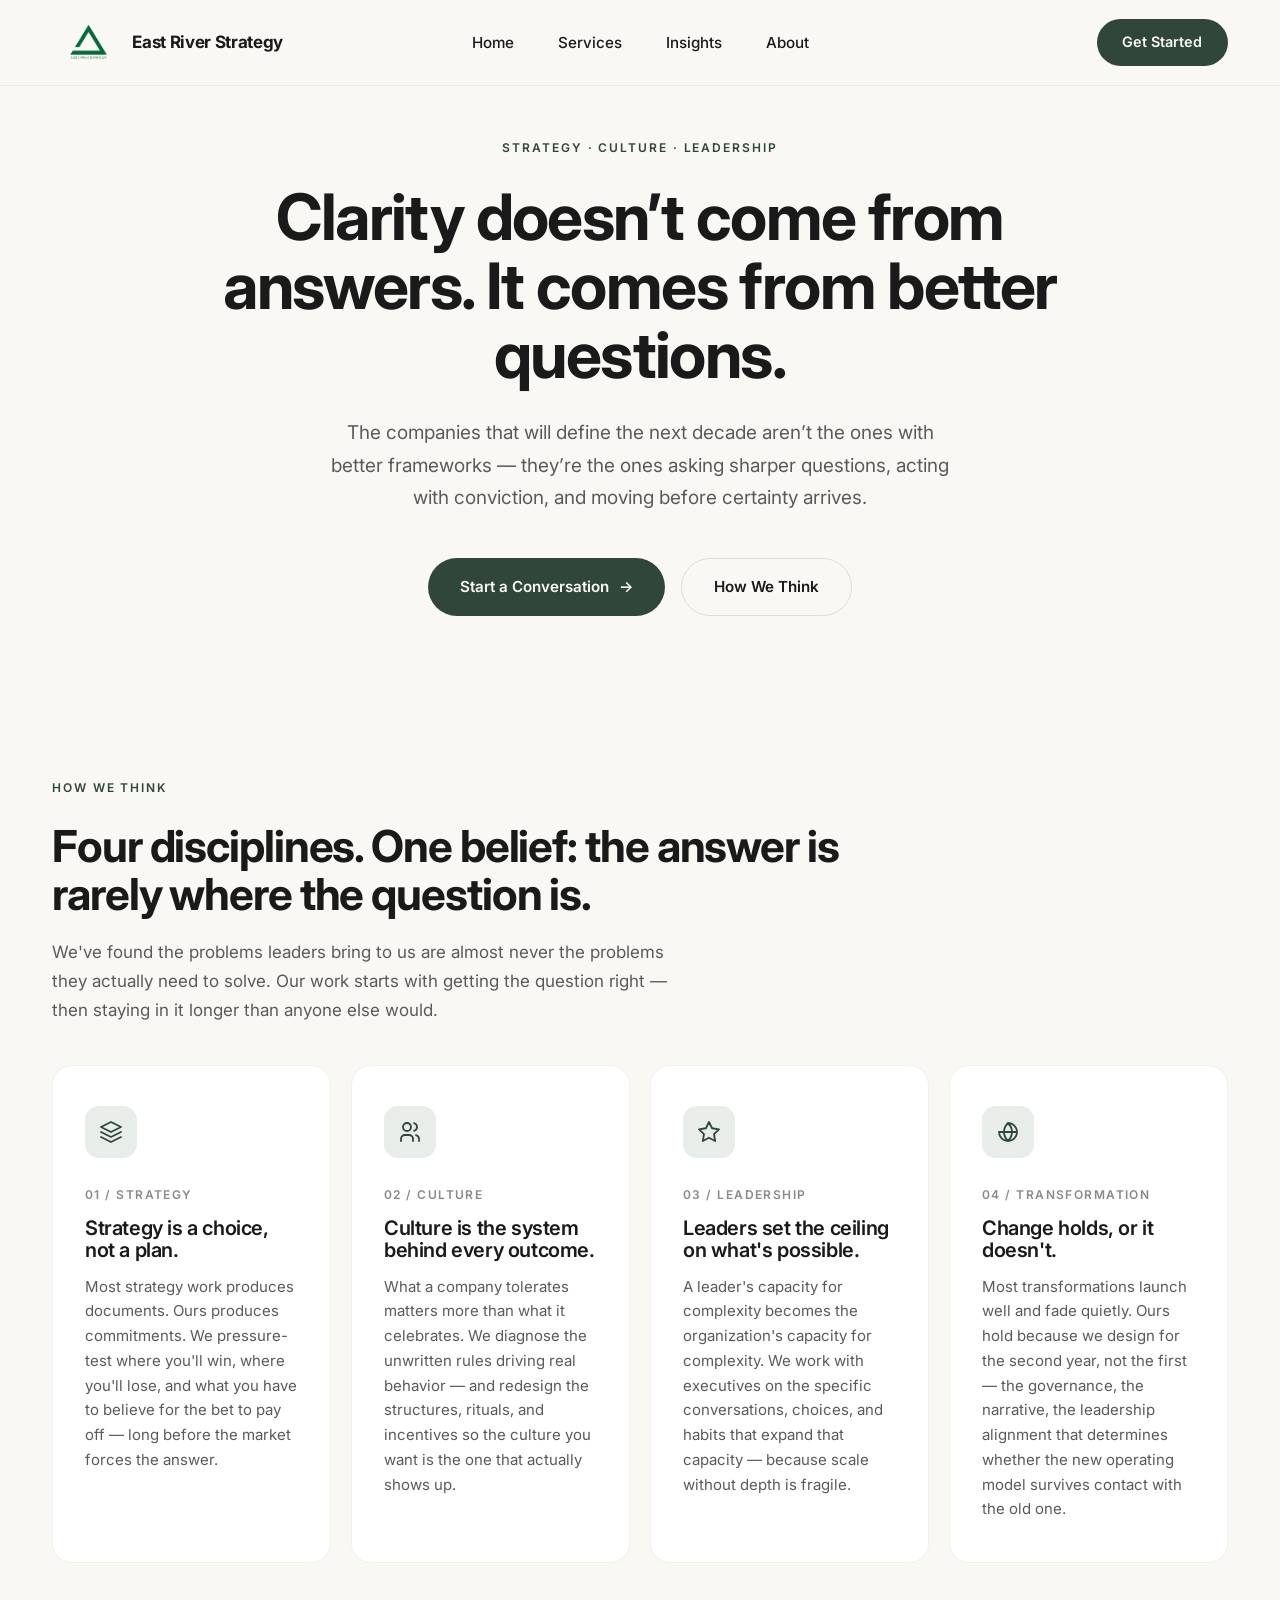
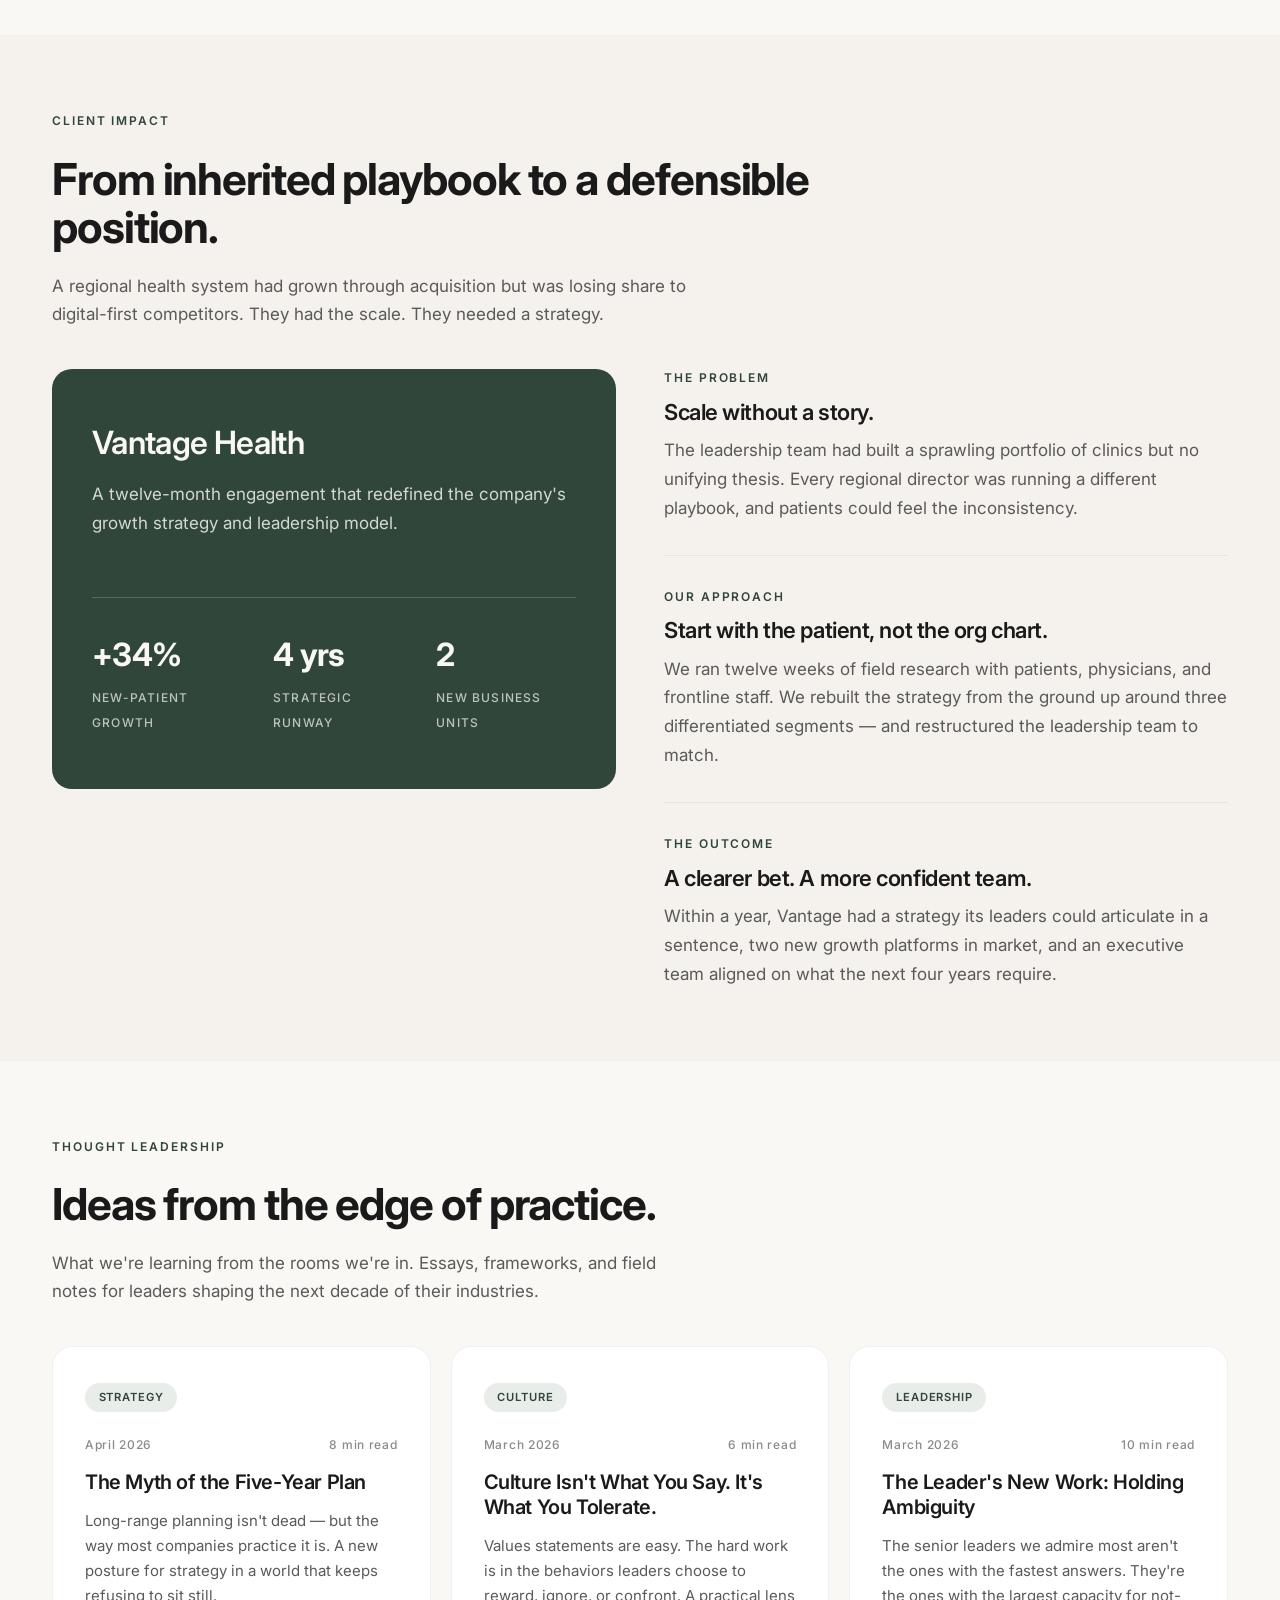
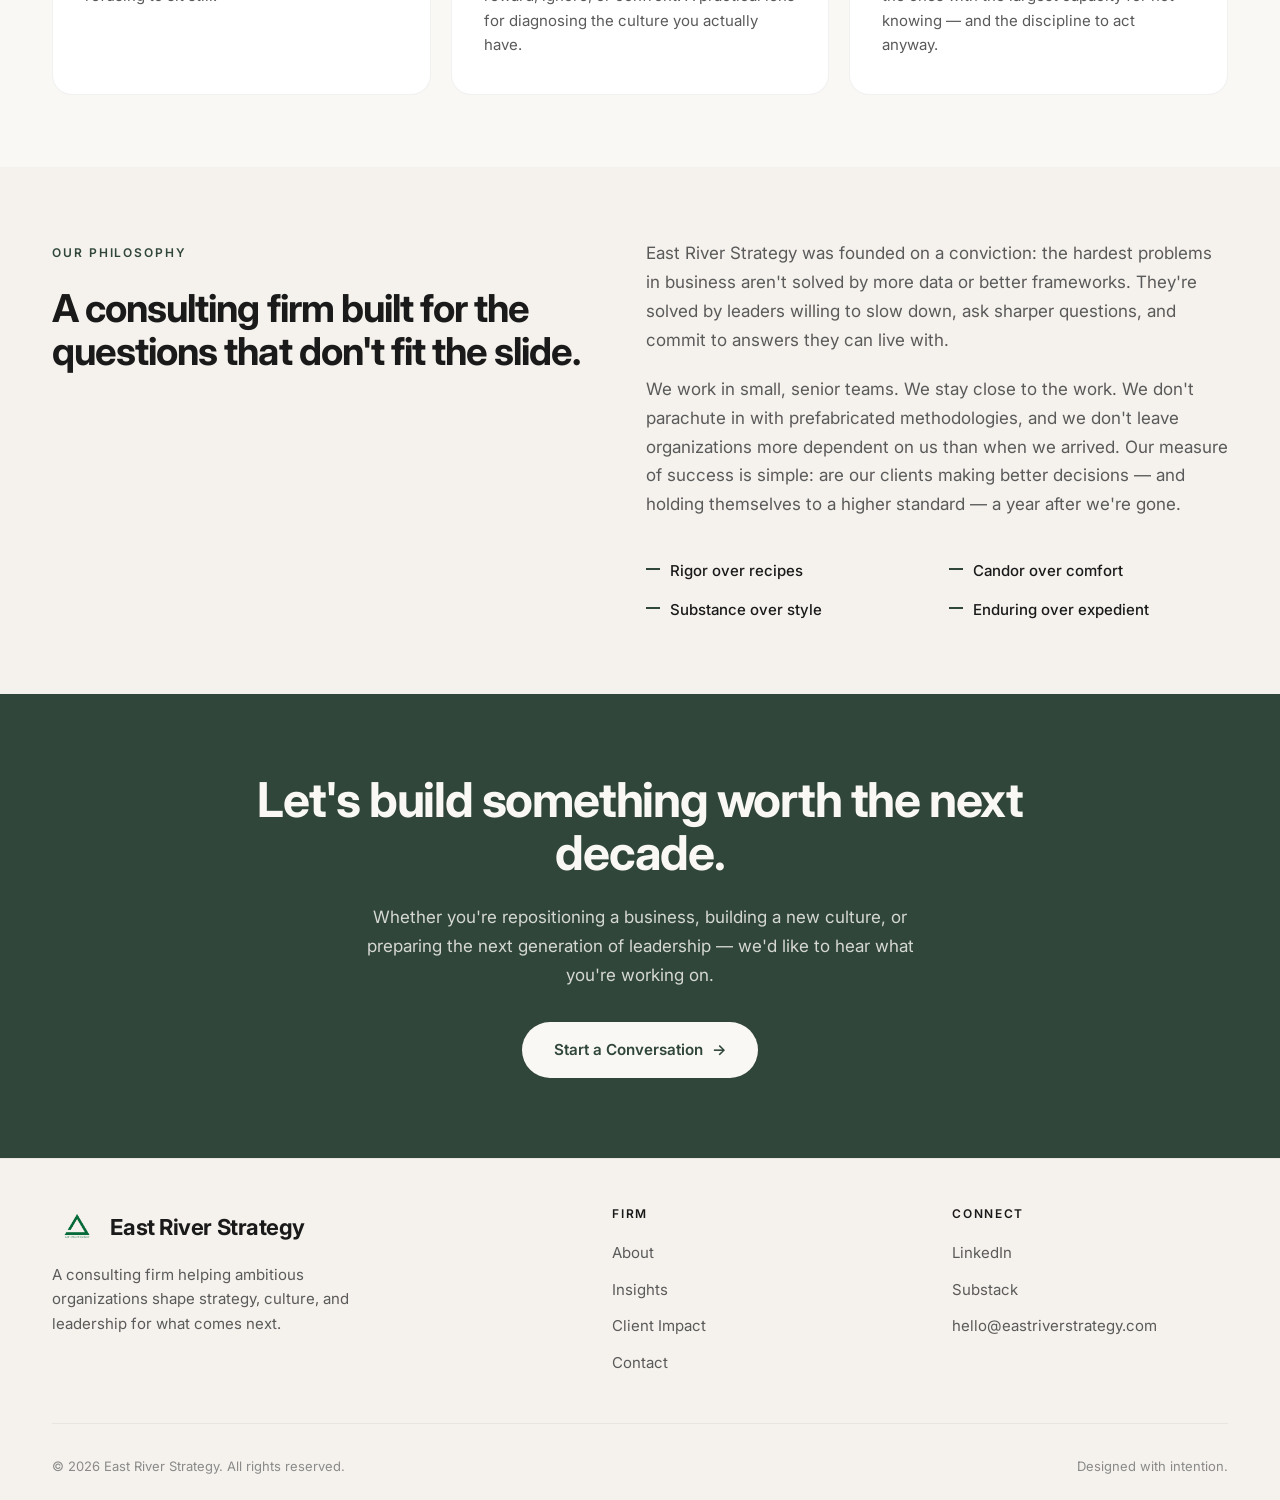
<file: index.html>
<!DOCTYPE html>
<html lang="en">

<head>
    <meta charset="UTF-8" />
    <meta name="viewport" content="width=device-width, initial-scale=1.0" />
    <title>East River Strategy — Strategy, Culture & Leadership</title>
    <meta name="description"
        content="East River Strategy partners with leaders to shape strategy, build culture, and grow the leaders who define what comes next." />
    <link rel="preconnect" href="https://fonts.googleapis.com" />
    <link rel="preconnect" href="https://fonts.gstatic.com" crossorigin />
    <link href="https://fonts.googleapis.com/css2?family=Inter:wght@400;500;600;700&display=swap" rel="stylesheet" />
    <link rel="stylesheet" href="styles.css" />
</head>

<body>

    <nav class="navbar">
        <div class="nav-inner">
            <a href="index.html" class="nav-logo">
                <img src="logo.png" alt="East River Strategy" class="logo-img" />
                <span class="nav-logo-text">East River Strategy</span>
            </a>
            <ul class="nav-links" id="navLinks">
                <li><a href="#home">Home</a></li>
                <li><a href="#services">Services</a></li>
                <li><a href="#insights">Insights</a></li>
                <li><a href="#about">About</a></li>
            </ul>
            <a href="get-started.html" class="nav-cta">Get Started</a>
            <button class="nav-toggle" id="navToggle" aria-label="Menu">
                <span></span><span></span><span></span>
            </button>
        </div>
    </nav>

    <header class="hero" id="home">
        <div class="hero-inner">
            <span class="eyebrow">Strategy · Culture · Leadership</span>
            <h1>
                Clarity doesn’t come from answers.
                It comes from better <span class="accent">questions</span>.
            </h1>
            <p class="hero-description">
                The companies that will define the next decade aren’t the ones with better frameworks —
                they’re the ones asking sharper questions, acting with conviction, and moving before certainty arrives.
            </p>
            <div class="hero-ctas">
                <a href="get-started.html" class="btn btn-primary">Start a Conversation <span
                        class="btn-arrow">→</span></a>
                <a href="#services" class="btn btn-secondary">How We Think</a>
            </div>
        </div>
    </header>

    <!-- <section class="logos">
        <div class="logos-inner">
            <p class="logos-label">Trusted by leaders across industries</p>
            <div class="logos-marquee">
                <div class="logos-track">
                    <span class="logo-item">Meridian Group</span>
                    <span class="logo-item">Hallow &amp; Co.</span>
                    <span class="logo-item">Vantage Health</span>
                    <span class="logo-item">Orbit Studios</span>
                    <span class="logo-item">Keystone Capital</span>
                    <span class="logo-item">Novara</span>
                    <span class="logo-item">Brightline</span>
                    <span class="logo-item">Ardent Labs</span>
                </div>
                <div class="logos-track" aria-hidden="true">
                    <span class="logo-item">Meridian Group</span>
                    <span class="logo-item">Hallow &amp; Co.</span>
                    <span class="logo-item">Vantage Health</span>
                    <span class="logo-item">Orbit Studios</span>
                    <span class="logo-item">Keystone Capital</span>
                    <span class="logo-item">Novara</span>
                    <span class="logo-item">Brightline</span>
                    <span class="logo-item">Ardent Labs</span>
                </div>
            </div>
        </div>
    </section>-->

    <section id="services" class="section">
        <div class="container">
            <span class="eyebrow">How We Think</span>
            <h2 class="section-title">Four disciplines. One belief: the answer is rarely where the question is.</h2>
            <p class="section-intro">
                We've found the problems leaders bring to us are almost never the problems they actually need to solve.
                Our work starts with getting the question right — then staying in it longer than anyone else would.
            </p>

            <div class="services-grid">
                <article class="service-card">
                    <div class="service-icon">
                        <svg viewBox="0 0 24 24" fill="none" stroke-width="1.8" stroke-linecap="round"
                            stroke-linejoin="round">
                            <path d="M12 2L2 7l10 5 10-5-10-5z" />
                            <path d="M2 17l10 5 10-5" />
                            <path d="M2 12l10 5 10-5" />
                        </svg>
                    </div>
                    <span class="service-number">01 / Strategy</span>
                    <h3>Strategy is a choice, not a plan.</h3>
                    <p>Most strategy work produces documents. Ours produces commitments. We pressure-test where you'll
                        win, where you'll lose, and what you have to believe for the bet to pay off — long before the
                        market forces the answer.</p>
                </article>

                <article class="service-card">
                    <div class="service-icon">
                        <svg viewBox="0 0 24 24" fill="none" stroke-width="1.8" stroke-linecap="round"
                            stroke-linejoin="round">
                            <circle cx="9" cy="7" r="4" />
                            <path d="M3 21v-2a4 4 0 0 1 4-4h4a4 4 0 0 1 4 4v2" />
                            <path d="M16 3.13a4 4 0 0 1 0 7.75" />
                            <path d="M21 21v-2a4 4 0 0 0-3-3.87" />
                        </svg>
                    </div>
                    <span class="service-number">02 / Culture</span>
                    <h3>Culture is the system behind every outcome.</h3>
                    <p>What a company tolerates matters more than what it celebrates. We diagnose the unwritten rules
                        driving real behavior — and redesign the structures, rituals, and incentives so the culture you
                        want is the one that actually shows up.</p>
                </article>

                <article class="service-card">
                    <div class="service-icon">
                        <svg viewBox="0 0 24 24" fill="none" stroke-width="1.8" stroke-linecap="round"
                            stroke-linejoin="round">
                            <polygon
                                points="12 2 15.09 8.26 22 9.27 17 14.14 18.18 21.02 12 17.77 5.82 21.02 7 14.14 2 9.27 8.91 8.26 12 2" />
                        </svg>
                    </div>
                    <span class="service-number">03 / Leadership</span>
                    <h3>Leaders set the ceiling on what's possible.</h3>
                    <p>A leader's capacity for complexity becomes the organization's capacity for complexity. We work
                        with executives on the specific conversations, choices, and habits that expand that capacity —
                        because scale without depth is fragile.</p>
                </article>

                <article class="service-card">
                    <div class="service-icon">
                        <svg viewBox="0 0 24 24" fill="none" stroke-width="1.8" stroke-linecap="round"
                            stroke-linejoin="round">
                            <path
                                d="M21 12a9 9 0 0 1-9 9m9-9a9 9 0 0 0-9-9m9 9H3m9 9a9 9 0 0 1-9-9m9 9c2.5-2.5 4-5.5 4-9s-1.5-6.5-4-9m0 18c-2.5-2.5-4-5.5-4-9s1.5-6.5 4-9" />
                        </svg>
                    </div>
                    <span class="service-number">04 / Transformation</span>
                    <h3>Change holds, or it doesn't.</h3>
                    <p>Most transformations launch well and fade quietly. Ours hold because we design for the second
                        year, not the first — the governance, the narrative, the leadership alignment that determines
                        whether the new operating model survives contact with the old one.</p>
                </article>
            </div>
        </div>
    </section>

    <section id="impact" class="section impact">
        <div class="container">
            <span class="eyebrow">Client Impact</span>
            <h2 class="section-title">From inherited playbook to a defensible position.</h2>
            <p class="section-intro">
                A regional health system had grown through acquisition but was losing share to digital-first
                competitors. They had the scale. They needed a strategy.
            </p>

            <div class="impact-grid">
                <aside class="impact-visual">
                    <div>
                        <h3>Vantage Health</h3>
                        <p>A twelve-month engagement that redefined the company's growth strategy and leadership model.
                        </p>
                    </div>
                    <div class="impact-stats">
                        <div>
                            <span class="impact-stat-value">+34%</span>
                            <span class="impact-stat-label">New-patient growth</span>
                        </div>
                        <div>
                            <span class="impact-stat-value">4 yrs</span>
                            <span class="impact-stat-label">Strategic runway</span>
                        </div>
                        <div>
                            <span class="impact-stat-value">2</span>
                            <span class="impact-stat-label">New business units</span>
                        </div>
                    </div>
                </aside>

                <div class="impact-details">
                    <div class="impact-block">
                        <span class="impact-label">The Problem</span>
                        <h4>Scale without a story.</h4>
                        <p>The leadership team had built a sprawling portfolio of clinics but no unifying thesis. Every
                            regional director was running a different playbook, and patients could feel the
                            inconsistency.</p>
                    </div>
                    <div class="impact-block">
                        <span class="impact-label">Our Approach</span>
                        <h4>Start with the patient, not the org chart.</h4>
                        <p>We ran twelve weeks of field research with patients, physicians, and frontline staff. We
                            rebuilt the strategy from the ground up around three differentiated segments — and
                            restructured the leadership team to match.</p>
                    </div>
                    <div class="impact-block">
                        <span class="impact-label">The Outcome</span>
                        <h4>A clearer bet. A more confident team.</h4>
                        <p>Within a year, Vantage had a strategy its leaders could articulate in a sentence, two new
                            growth platforms in market, and an executive team aligned on what the next four years
                            require.</p>
                    </div>
                </div>
            </div>
        </div>
    </section>

    <section id="insights" class="section">
        <div class="container">
            <span class="eyebrow">Thought Leadership</span>
            <h2 class="section-title">Ideas from the edge of practice.</h2>
            <p class="section-intro">
                What we're learning from the rooms we're in. Essays, frameworks, and field notes for leaders shaping the
                next decade of their industries.
            </p>

            <div class="insights-grid">
                <article class="insight-card">
                    <span class="insight-category-tag">Strategy</span>
                    <div class="insight-meta">
                        <span>April 2026</span>
                        <span>8 min read</span>
                    </div>
                    <h3>The Myth of the Five-Year Plan</h3>
                    <p>Long-range planning isn't dead — but the way most companies practice it is. A new posture for
                        strategy in a world that keeps refusing to sit still.</p>
                </article>

                <article class="insight-card">
                    <span class="insight-category-tag">Culture</span>
                    <div class="insight-meta">
                        <span>March 2026</span>
                        <span>6 min read</span>
                    </div>
                    <h3>Culture Isn't What You Say. It's What You Tolerate.</h3>
                    <p>Values statements are easy. The hard work is in the behaviors leaders choose to reward, ignore,
                        or confront. A practical lens for diagnosing the culture you actually have.</p>
                </article>

                <article class="insight-card">
                    <span class="insight-category-tag">Leadership</span>
                    <div class="insight-meta">
                        <span>March 2026</span>
                        <span>10 min read</span>
                    </div>
                    <h3>The Leader's New Work: Holding Ambiguity</h3>
                    <p>The senior leaders we admire most aren't the ones with the fastest answers. They're the ones with
                        the largest capacity for not-knowing — and the discipline to act anyway.</p>
                </article>
            </div>
        </div>
    </section>

    <section id="about" class="section section-alt">
        <div class="container">
            <div class="about-grid">
                <div>
                    <span class="eyebrow">Our Philosophy</span>
                    <h2 class="about-heading">A consulting firm built for <span class="accent-word">the questions that
                            don't fit the slide.</span></h2>
                </div>
                <div class="about-content">
                    <p>East River Strategy was founded on a conviction: the hardest problems in business aren't solved
                        by more data or better frameworks. They're solved by leaders willing to slow down, ask sharper
                        questions, and commit to answers they can live with.</p>
                    <p>We work in small, senior teams. We stay close to the work. We don't parachute in with
                        prefabricated methodologies, and we don't leave organizations more dependent on us than when we
                        arrived. Our measure of success is simple: are our clients making better decisions — and holding
                        themselves to a higher standard — a year after we're gone.</p>
                    <ul class="about-values">
                        <li>Rigor over recipes</li>
                        <li>Candor over comfort</li>
                        <li>Substance over style</li>
                        <li>Enduring over expedient</li>
                    </ul>
                </div>
            </div>
        </div>
    </section>

    <section class="final-cta">
        <h2>Let's build something worth <span class="accent-word">the next decade.</span></h2>
        <p>Whether you're repositioning a business, building a new culture, or preparing the next generation of
            leadership — we'd like to hear what you're working on.</p>
        <a href="get-started.html" class="btn btn-primary">Start a Conversation <span class="btn-arrow">→</span></a>
    </section>

    <footer class="footer">
        <div class="footer-inner">
            <div class="footer-top">
                <div class="footer-brand">
                    <div class="footer-logo-wrap">
                        <img src="logo.png" alt="East River Strategy" class="logo-img logo-img-footer" />
                        <span class="footer-logo-text">East River Strategy</span>
                    </div>
                    <p>A consulting firm helping ambitious organizations shape strategy, culture, and leadership for
                        what comes next.</p>
                </div>
                <div class="footer-col">
                    <h4>Firm</h4>
                    <ul>
                        <li><a href="#about">About</a></li>
                        <li><a href="#insights">Insights</a></li>
                        <li><a href="#impact">Client Impact</a></li>
                        <li><a href="get-started.html">Contact</a></li>
                    </ul>
                </div>
                <div class="footer-col">
                    <h4>Connect</h4>
                    <ul>
                        <li><a href="#">LinkedIn</a></li>
                        <li><a href="#">Substack</a></li>
                        <li><a href="mailto:hello@eastriverstrategy.com">hello@eastriverstrategy.com</a></li>
                    </ul>
                </div>
            </div>
            <div class="footer-bottom">
                <span>© 2026 East River Strategy. All rights reserved.</span>
                <span>Designed with intention.</span>
            </div>
        </div>
    </footer>

    <script>
        const toggle = document.getElementById('navToggle');
        const links = document.getElementById('navLinks');
        toggle.addEventListener('click', () => links.classList.toggle('open'));
        document.querySelectorAll('.nav-links a').forEach(a =>
            a.addEventListener('click', () => links.classList.remove('open'))
        );
    </script>
</body>

</html>
</file>
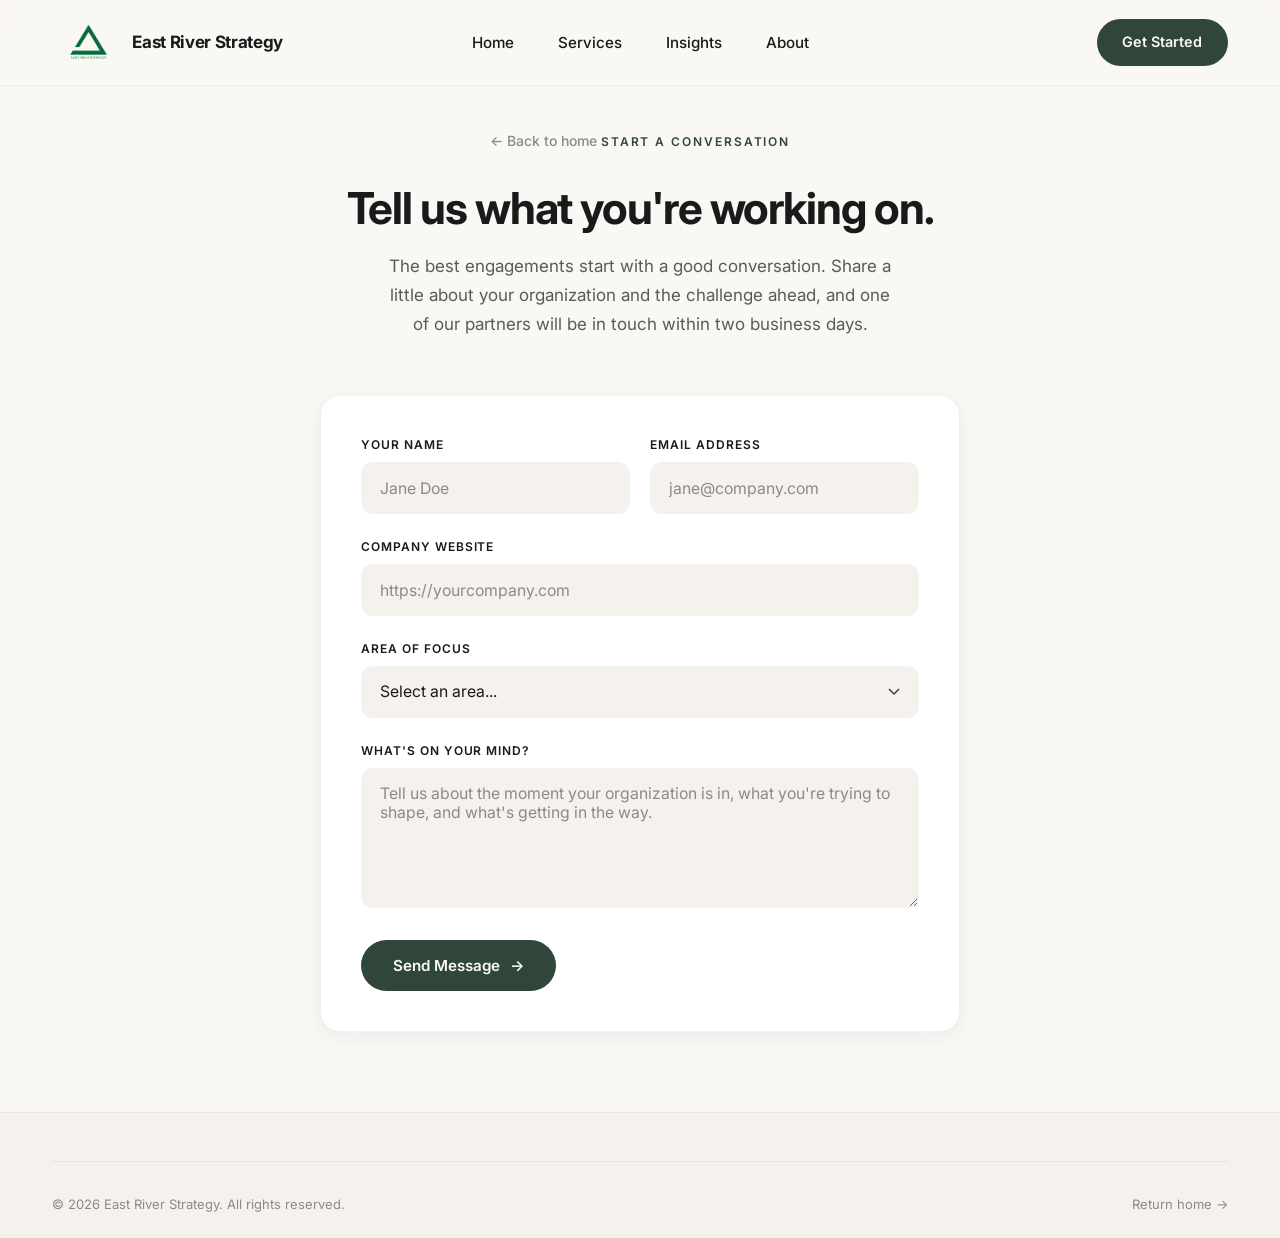
<file: get-started.html>
<!DOCTYPE html>
<html lang="en">

<head>
    <meta charset="UTF-8" />
    <meta name="viewport" content="width=device-width, initial-scale=1.0" />
    <title>Get Started — East River Strategy</title>
    <link rel="preconnect" href="https://fonts.googleapis.com" />
    <link rel="preconnect" href="https://fonts.gstatic.com" crossorigin />
    <link href="https://fonts.googleapis.com/css2?family=Inter:wght@400;500;600;700&display=swap" rel="stylesheet" />
    <link rel="stylesheet" href="styles.css" />
</head>

<body>

    <nav class="navbar">
        <div class="nav-inner">
            <a href="index.html" class="nav-logo">
                <img src="logo.png" alt="East River Strategy" class="logo-img" />
                <span class="nav-logo-text">East River Strategy</span>
            </a>
            <ul class="nav-links" id="navLinks">
                <li><a href="index.html#home">Home</a></li>
                <li><a href="index.html#services">Services</a></li>
                <li><a href="index.html#insights">Insights</a></li>
                <li><a href="index.html#about">About</a></li>
            </ul>
            <a href="get-started.html" class="nav-cta">Get Started</a>
            <button class="nav-toggle" id="navToggle" aria-label="Menu">
                <span></span><span></span><span></span>
            </button>
        </div>
    </nav>

    <main class="form-page">
        <div class="form-wrapper">
            <a href="index.html" class="back-link">← Back to home</a>

            <span class="eyebrow">Start a Conversation</span>
            <h1>Tell us what you're <span class="accent-word">working on.</span></h1>
            <p class="form-intro">
                The best engagements start with a good conversation. Share a little about your organization and the
                challenge ahead, and one of our partners will be in touch within two business days.
            </p>

            <form class="form"
                onsubmit="event.preventDefault(); this.innerHTML='<p style=&quot;text-align:center;font-size:1.125rem;color:var(--accent);padding:3rem 1rem;font-weight:500;&quot;>Thank you. We\'ll be in touch shortly.</p>';">
                <div class="form-row">
                    <div class="form-field">
                        <label for="name">Your Name</label>
                        <input type="text" id="name" name="name" placeholder="Jane Doe" required />
                    </div>
                    <div class="form-field">
                        <label for="email">Email Address</label>
                        <input type="email" id="email" name="email" placeholder="jane@company.com" required />
                    </div>
                </div>

                <div class="form-field">
                    <label for="company">Company Website</label>
                    <input type="url" id="company" name="company" placeholder="https://yourcompany.com" />
                </div>

                <div class="form-field">
                    <label for="focus">Area of Focus</label>
                    <select id="focus" name="focus" required>
                        <option value="" disabled selected>Select an area...</option>
                        <option>Strategy &amp; Growth</option>
                        <option>Culture &amp; Organization</option>
                        <option>Leadership Development</option>
                        <option>Transformation &amp; Change</option>
                        <option>Not sure yet</option>
                    </select>
                </div>

                <div class="form-field">
                    <label for="message">What's on your mind?</label>
                    <textarea id="message" name="message"
                        placeholder="Tell us about the moment your organization is in, what you're trying to shape, and what's getting in the way."
                        required></textarea>
                </div>

                <button type="submit" class="btn btn-primary form-submit">
                    Send Message <span class="btn-arrow">→</span>
                </button>
            </form>
        </div>
    </main>

    <footer class="footer">
        <div class="footer-inner">
            <div class="footer-bottom">
                <span>© 2026 East River Strategy. All rights reserved.</span>
                <span><a href="index.html">Return home →</a></span>
            </div>
        </div>
    </footer>

    <script>
        const toggle = document.getElementById('navToggle');
        const links = document.getElementById('navLinks');
        toggle.addEventListener('click', () => links.classList.toggle('open'));
    </script>
</body>

</html>
</file>
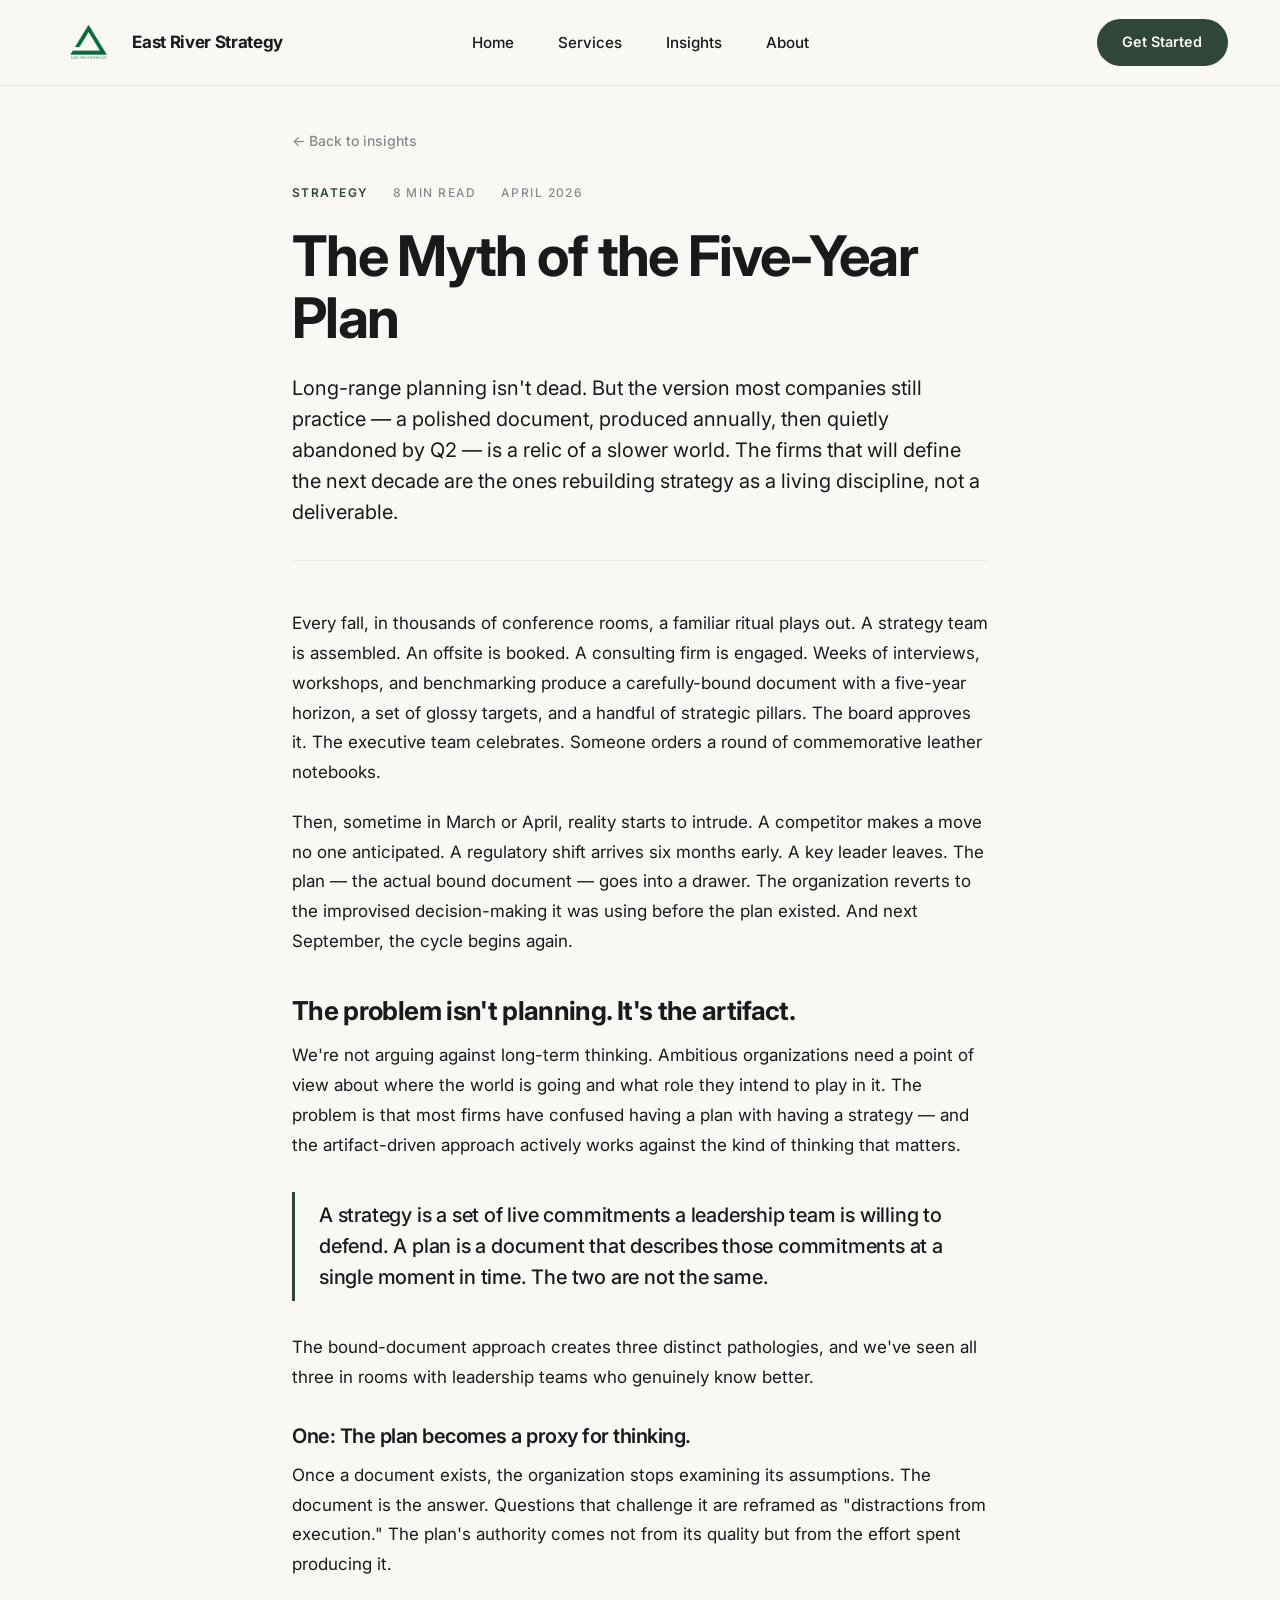
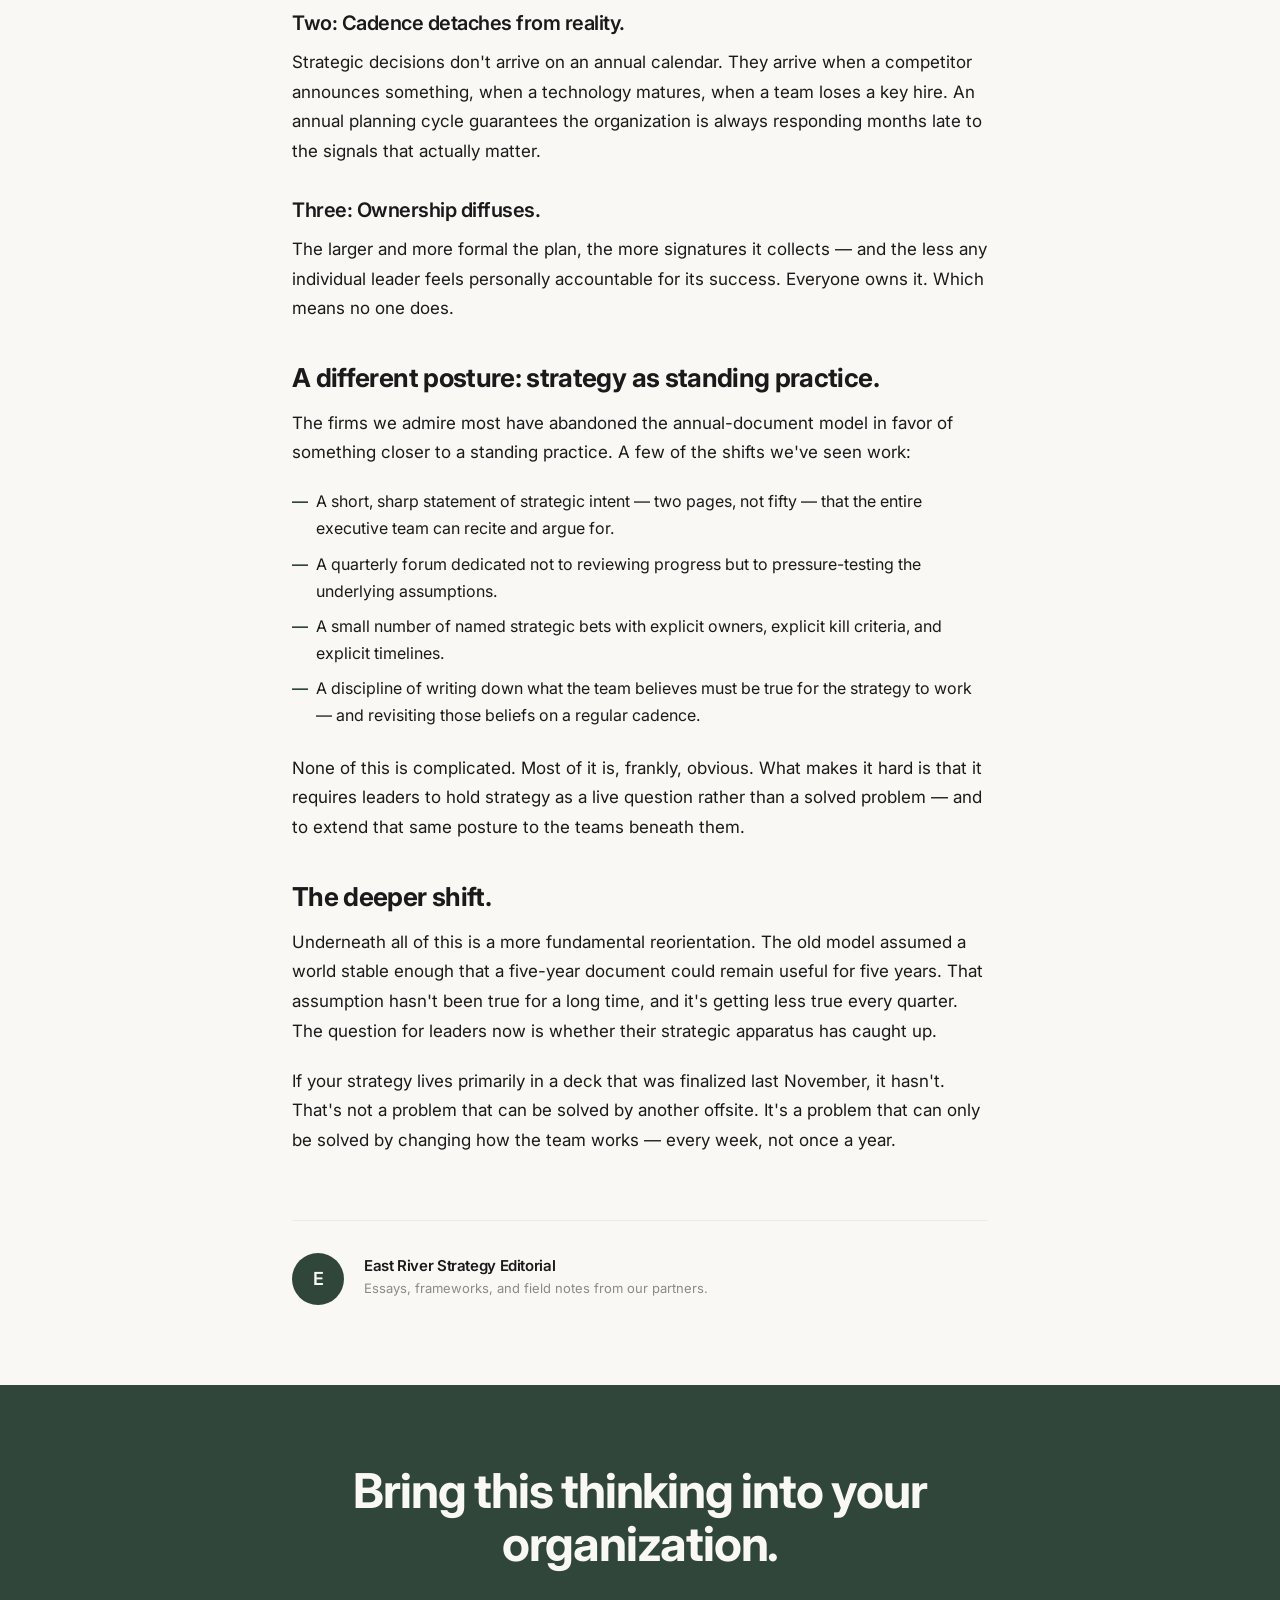
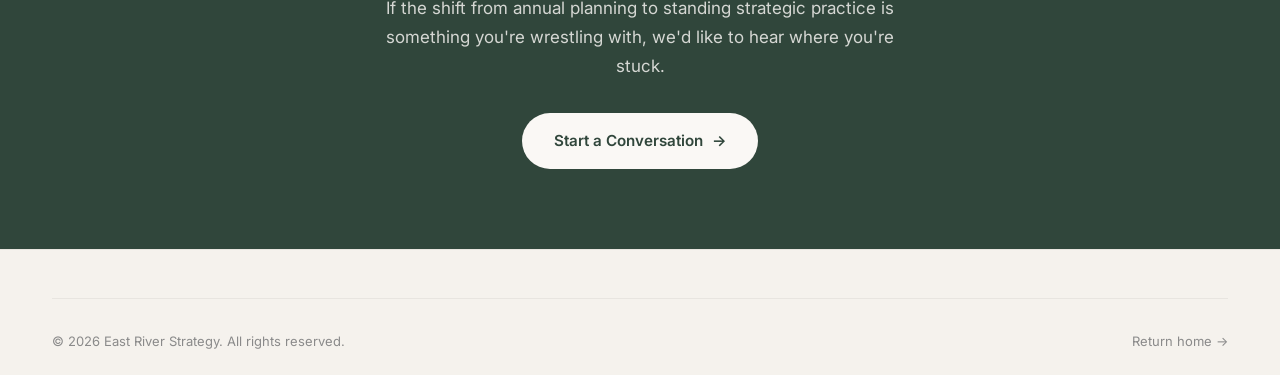
<file: insight-detail.html>
<!DOCTYPE html>
<html lang="en">

<head>
    <meta charset="UTF-8" />
    <meta name="viewport" content="width=device-width, initial-scale=1.0" />
    <title>The Myth of the Five-Year Plan — East River Strategy</title>
    <link rel="preconnect" href="https://fonts.googleapis.com" />
    <link rel="preconnect" href="https://fonts.gstatic.com" crossorigin />
    <link href="https://fonts.googleapis.com/css2?family=Inter:wght@400;500;600;700&display=swap" rel="stylesheet" />
    <link rel="stylesheet" href="styles.css" />
</head>

<body>

    <nav class="navbar">
        <div class="nav-inner">
            <a href="index.html" class="nav-logo">
                <img src="logo.png" alt="East River Strategy" class="logo-img" />
                <span class="nav-logo-text">East River Strategy</span>
            </a>
            <ul class="nav-links" id="navLinks">
                <li><a href="index.html#home">Home</a></li>
                <li><a href="index.html#services">Services</a></li>
                <li><a href="index.html#insights">Insights</a></li>
                <li><a href="index.html#about">About</a></li>
            </ul>
            <a href="get-started.html" class="nav-cta">Get Started</a>
            <button class="nav-toggle" id="navToggle" aria-label="Menu">
                <span></span><span></span><span></span>
            </button>
        </div>
    </nav>

    <article class="article">
        <a href="index.html#insights" class="back-link">← Back to insights</a>

        <div class="article-meta">
            <span class="category">Strategy</span>
            <span>8 min read</span>
            <span>April 2026</span>
        </div>

        <h1>The Myth of the Five-Year Plan</h1>

        <p class="article-lede">
            Long-range planning isn't dead. But the version most companies still practice — a polished document,
            produced annually, then quietly abandoned by Q2 — is a relic of a slower world. The firms that will define
            the next decade are the ones rebuilding strategy as a living discipline, not a deliverable.
        </p>

        <div class="article-body">
            <p>
                Every fall, in thousands of conference rooms, a familiar ritual plays out. A strategy team is assembled.
                An offsite is booked. A consulting firm is engaged. Weeks of interviews, workshops, and benchmarking
                produce a carefully-bound document with a five-year horizon, a set of glossy targets, and a handful of
                strategic pillars. The board approves it. The executive team celebrates. Someone orders a round of
                commemorative leather notebooks.
            </p>
            <p>
                Then, sometime in March or April, reality starts to intrude. A competitor makes a move no one
                anticipated. A regulatory shift arrives six months early. A key leader leaves. The plan — the actual
                bound document — goes into a drawer. The organization reverts to the improvised decision-making it was
                using before the plan existed. And next September, the cycle begins again.
            </p>

            <h2>The problem isn't planning. It's the artifact.</h2>

            <p>
                We're not arguing against long-term thinking. Ambitious organizations need a point of view about where
                the world is going and what role they intend to play in it. The problem is that most firms have confused
                having a plan with having a strategy — and the artifact-driven approach actively works against the kind
                of thinking that matters.
            </p>

            <blockquote>
                A strategy is a set of live commitments a leadership team is willing to defend. A plan is a document
                that describes those commitments at a single moment in time. The two are not the same.
            </blockquote>

            <p>
                The bound-document approach creates three distinct pathologies, and we've seen all three in rooms with
                leadership teams who genuinely know better.
            </p>

            <h3>One: The plan becomes a proxy for thinking.</h3>

            <p>
                Once a document exists, the organization stops examining its assumptions. The document is the answer.
                Questions that challenge it are reframed as "distractions from execution." The plan's authority comes
                not from its quality but from the effort spent producing it.
            </p>

            <h3>Two: Cadence detaches from reality.</h3>

            <p>
                Strategic decisions don't arrive on an annual calendar. They arrive when a competitor announces
                something, when a technology matures, when a team loses a key hire. An annual planning cycle guarantees
                the organization is always responding months late to the signals that actually matter.
            </p>

            <h3>Three: Ownership diffuses.</h3>

            <p>
                The larger and more formal the plan, the more signatures it collects — and the less any individual
                leader feels personally accountable for its success. Everyone owns it. Which means no one does.
            </p>

            <h2>A different posture: strategy as standing practice.</h2>

            <p>
                The firms we admire most have abandoned the annual-document model in favor of something closer to a
                standing practice. A few of the shifts we've seen work:
            </p>

            <ul>
                <li>A short, sharp statement of strategic intent — two pages, not fifty — that the entire executive team
                    can recite and argue for.</li>
                <li>A quarterly forum dedicated not to reviewing progress but to pressure-testing the underlying
                    assumptions.</li>
                <li>A small number of named strategic bets with explicit owners, explicit kill criteria, and explicit
                    timelines.</li>
                <li>A discipline of writing down what the team believes must be true for the strategy to work — and
                    revisiting those beliefs on a regular cadence.</li>
            </ul>

            <p>
                None of this is complicated. Most of it is, frankly, obvious. What makes it hard is that it requires
                leaders to hold strategy as a live question rather than a solved problem — and to extend that same
                posture to the teams beneath them.
            </p>

            <h2>The deeper shift.</h2>

            <p>
                Underneath all of this is a more fundamental reorientation. The old model assumed a world stable enough
                that a five-year document could remain useful for five years. That assumption hasn't been true for a
                long time, and it's getting less true every quarter. The question for leaders now is whether their
                strategic apparatus has caught up.
            </p>

            <p>
                If your strategy lives primarily in a deck that was finalized last November, it hasn't. That's not a
                problem that can be solved by another offsite. It's a problem that can only be solved by changing how
                the team works — every week, not once a year.
            </p>
        </div>

        <div class="article-author">
            <div class="author-avatar">E</div>
            <div class="author-info">
                <h4>East River Strategy Editorial</h4>
                <p>Essays, frameworks, and field notes from our partners.</p>
            </div>
        </div>
    </article>

    <section class="final-cta">
        <h2>Bring this thinking into <span class="accent-word">your organization.</span></h2>
        <p>If the shift from annual planning to standing strategic practice is something you're wrestling with, we'd
            like to hear where you're stuck.</p>
        <a href="get-started.html" class="btn btn-primary">Start a Conversation <span class="btn-arrow">→</span></a>
    </section>

    <footer class="footer">
        <div class="footer-inner">
            <div class="footer-bottom">
                <span>© 2026 East River Strategy. All rights reserved.</span>
                <span><a href="index.html">Return home →</a></span>
            </div>
        </div>
    </footer>

    <script>
        const toggle = document.getElementById('navToggle');
        const links = document.getElementById('navLinks');
        toggle.addEventListener('click', () => links.classList.toggle('open'));
    </script>
</body>

</html>
</file>
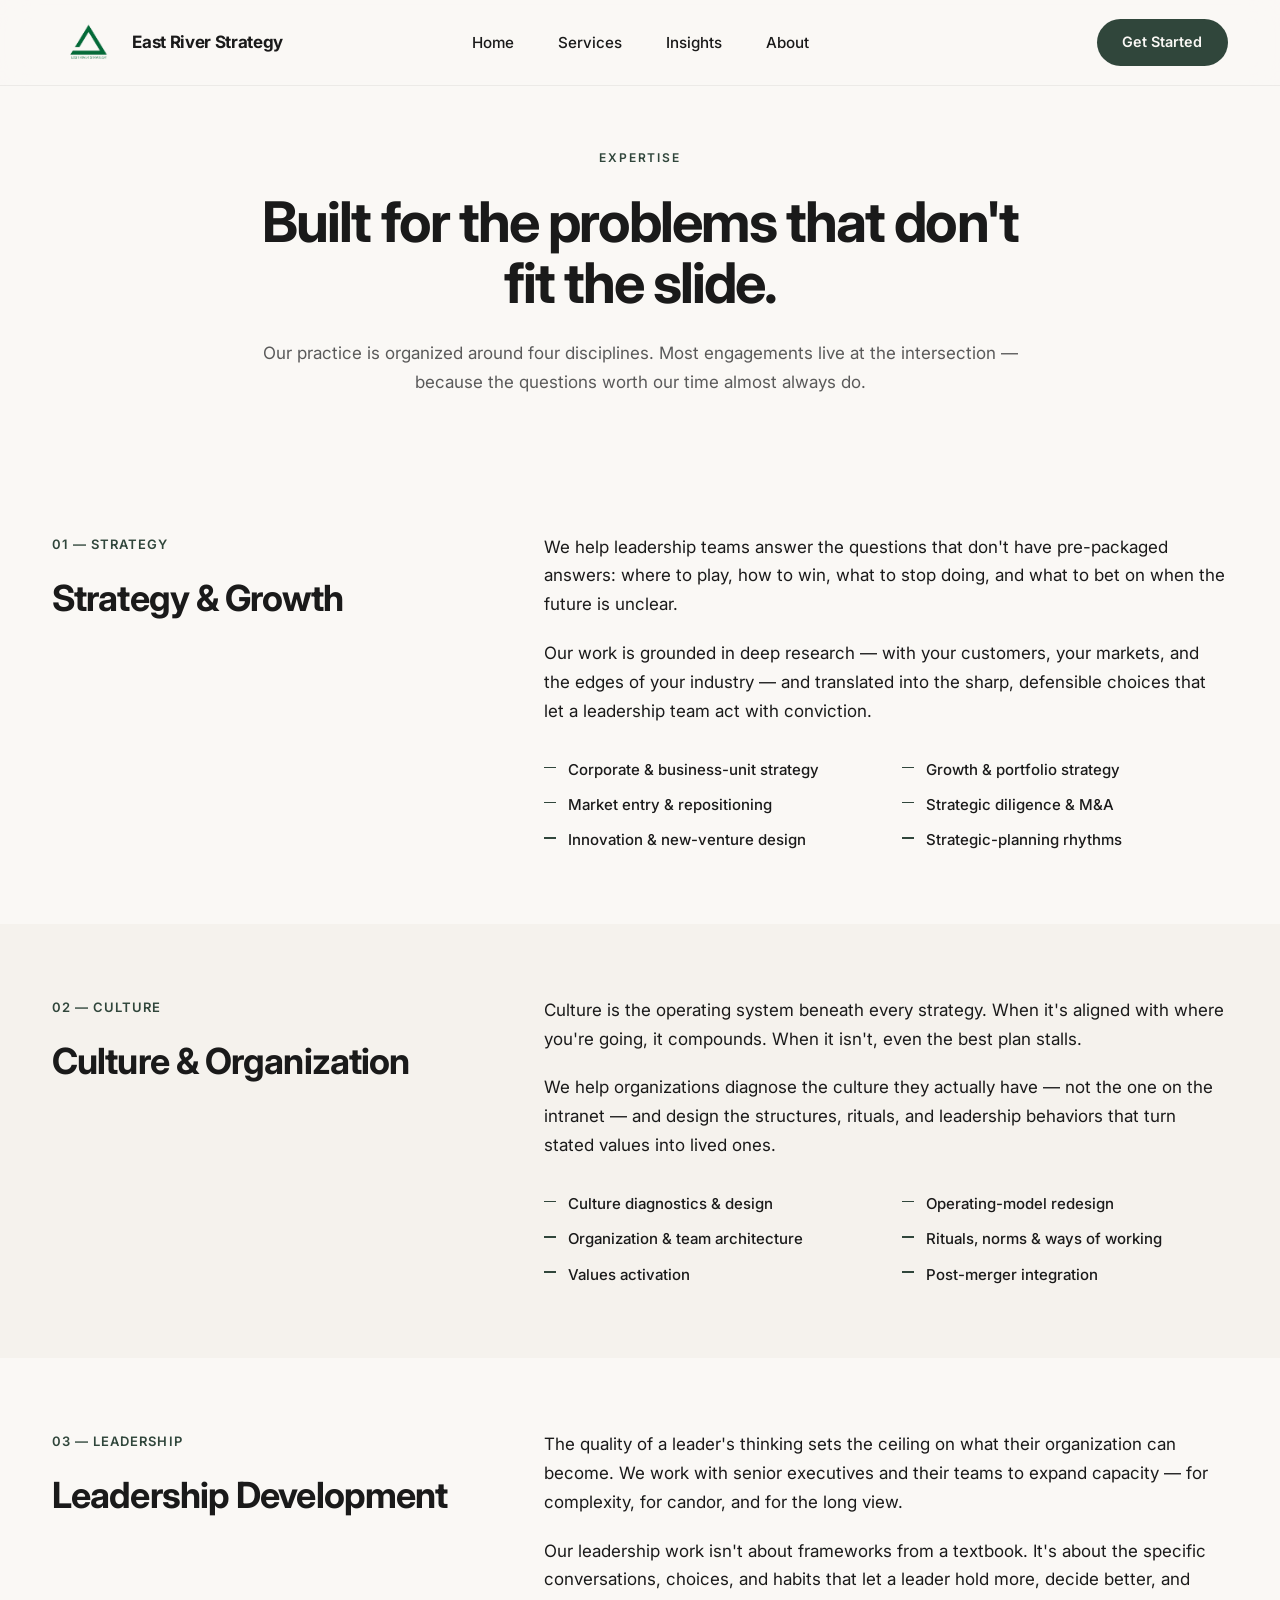
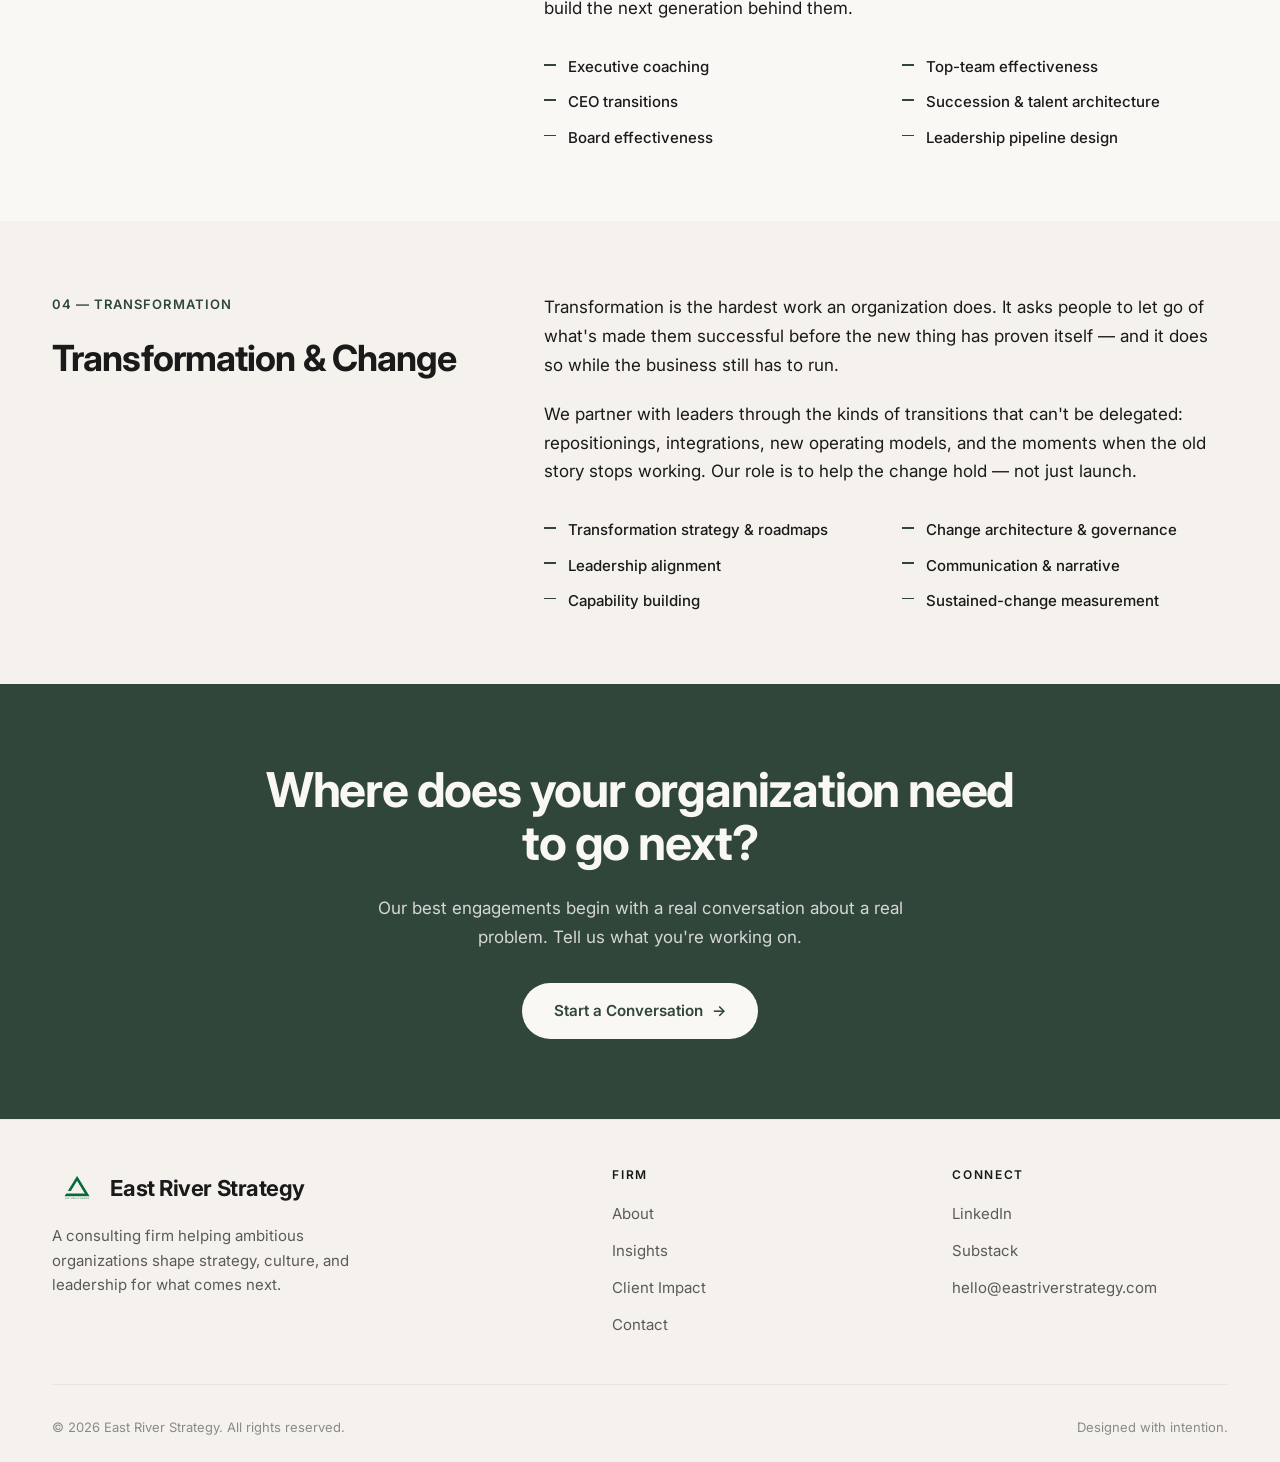
<file: service.html>
<!DOCTYPE html>
<html lang="en">

<head>
    <meta charset="UTF-8" />
    <meta name="viewport" content="width=device-width, initial-scale=1.0" />
    <title>Expertise — East River Strategy</title>
    <link rel="preconnect" href="https://fonts.googleapis.com" />
    <link rel="preconnect" href="https://fonts.gstatic.com" crossorigin />
    <link href="https://fonts.googleapis.com/css2?family=Inter:wght@400;500;600;700&display=swap" rel="stylesheet" />
    <link rel="stylesheet" href="styles.css" />
</head>

<body>

    <nav class="navbar">
        <div class="nav-inner">
            <a href="index.html" class="nav-logo">
                <img src="logo.png" alt="East River Strategy" class="logo-img" />
                <span class="nav-logo-text">East River Strategy</span>
            </a>
            <ul class="nav-links" id="navLinks">
                <li><a href="index.html#home">Home</a></li>
                <li><a href="index.html#services">Services</a></li>
                <li><a href="index.html#insights">Insights</a></li>
                <li><a href="index.html#about">About</a></li>
            </ul>
            <a href="get-started.html" class="nav-cta">Get Started</a>
            <button class="nav-toggle" id="navToggle" aria-label="Menu">
                <span></span><span></span><span></span>
            </button>
        </div>
    </nav>

    <header class="services-hero">
        <span class="eyebrow">Expertise</span>
        <h1>Built for the problems that <span class="accent-word">don't fit the slide.</span></h1>
        <p>Our practice is organized around four disciplines. Most engagements live at the intersection — because the
            questions worth our time almost always do.</p>
    </header>

    <section id="strategy" class="section">
        <div class="container">
            <div class="service-deep-grid">
                <div class="service-deep-title">
                    <p class="service-deep-number">01 — Strategy</p>
                    <h2>Strategy &amp; Growth</h2>
                </div>
                <div class="service-deep-content">
                    <p>We help leadership teams answer the questions that don't have pre-packaged answers: where to
                        play, how to win, what to stop doing, and what to bet on when the future is unclear.</p>
                    <p>Our work is grounded in deep research — with your customers, your markets, and the edges of your
                        industry — and translated into the sharp, defensible choices that let a leadership team act with
                        conviction.</p>
                    <ul class="service-deep-list">
                        <li>Corporate &amp; business-unit strategy</li>
                        <li>Growth &amp; portfolio strategy</li>
                        <li>Market entry &amp; repositioning</li>
                        <li>Strategic diligence &amp; M&amp;A</li>
                        <li>Innovation &amp; new-venture design</li>
                        <li>Strategic-planning rhythms</li>
                    </ul>
                </div>
            </div>
        </div>
    </section>

    <section id="culture" class="section section-alt">
        <div class="container">
            <div class="service-deep-grid">
                <div class="service-deep-title">
                    <p class="service-deep-number">02 — Culture</p>
                    <h2>Culture &amp; Organization</h2>
                </div>
                <div class="service-deep-content">
                    <p>Culture is the operating system beneath every strategy. When it's aligned with where you're
                        going, it compounds. When it isn't, even the best plan stalls.</p>
                    <p>We help organizations diagnose the culture they actually have — not the one on the intranet — and
                        design the structures, rituals, and leadership behaviors that turn stated values into lived
                        ones.</p>
                    <ul class="service-deep-list">
                        <li>Culture diagnostics &amp; design</li>
                        <li>Operating-model redesign</li>
                        <li>Organization &amp; team architecture</li>
                        <li>Rituals, norms &amp; ways of working</li>
                        <li>Values activation</li>
                        <li>Post-merger integration</li>
                    </ul>
                </div>
            </div>
        </div>
    </section>

    <section id="leadership" class="section">
        <div class="container">
            <div class="service-deep-grid">
                <div class="service-deep-title">
                    <p class="service-deep-number">03 — Leadership</p>
                    <h2>Leadership Development</h2>
                </div>
                <div class="service-deep-content">
                    <p>The quality of a leader's thinking sets the ceiling on what their organization can become. We
                        work with senior executives and their teams to expand capacity — for complexity, for candor, and
                        for the long view.</p>
                    <p>Our leadership work isn't about frameworks from a textbook. It's about the specific
                        conversations, choices, and habits that let a leader hold more, decide better, and build the
                        next generation behind them.</p>
                    <ul class="service-deep-list">
                        <li>Executive coaching</li>
                        <li>Top-team effectiveness</li>
                        <li>CEO transitions</li>
                        <li>Succession &amp; talent architecture</li>
                        <li>Board effectiveness</li>
                        <li>Leadership pipeline design</li>
                    </ul>
                </div>
            </div>
        </div>
    </section>

    <section id="transformation" class="section section-alt">
        <div class="container">
            <div class="service-deep-grid">
                <div class="service-deep-title">
                    <p class="service-deep-number">04 — Transformation</p>
                    <h2>Transformation &amp; Change</h2>
                </div>
                <div class="service-deep-content">
                    <p>Transformation is the hardest work an organization does. It asks people to let go of what's made
                        them successful before the new thing has proven itself — and it does so while the business still
                        has to run.</p>
                    <p>We partner with leaders through the kinds of transitions that can't be delegated: repositionings,
                        integrations, new operating models, and the moments when the old story stops working. Our role
                        is to help the change hold — not just launch.</p>
                    <ul class="service-deep-list">
                        <li>Transformation strategy &amp; roadmaps</li>
                        <li>Change architecture &amp; governance</li>
                        <li>Leadership alignment</li>
                        <li>Communication &amp; narrative</li>
                        <li>Capability building</li>
                        <li>Sustained-change measurement</li>
                    </ul>
                </div>
            </div>
        </div>
    </section>

    <section class="final-cta">
        <h2>Where does your organization need to <span class="accent-word">go next?</span></h2>
        <p>Our best engagements begin with a real conversation about a real problem. Tell us what you're working on.</p>
        <a href="get-started.html" class="btn btn-primary">Start a Conversation <span class="btn-arrow">→</span></a>
    </section>

    <footer class="footer">
        <div class="footer-inner">
            <div class="footer-top">
                <div class="footer-brand">
                    <div class="footer-logo-wrap">
                        <img src="logo.png" alt="East River Strategy" class="logo-img logo-img-footer" />
                        <span class="footer-logo-text">East River Strategy</span>
                    </div>
                    <p>A consulting firm helping ambitious organizations shape strategy, culture, and leadership for
                        what comes next.</p>
                </div>
                <div class="footer-col">
                    <h4>Firm</h4>
                    <ul>
                        <li><a href="index.html#about">About</a></li>
                        <li><a href="index.html#insights">Insights</a></li>
                        <li><a href="index.html#impact">Client Impact</a></li>
                        <li><a href="get-started.html">Contact</a></li>
                    </ul>
                </div>
                <div class="footer-col">
                    <h4>Connect</h4>
                    <ul>
                        <li><a href="#">LinkedIn</a></li>
                        <li><a href="#">Substack</a></li>
                        <li><a href="mailto:hello@eastriverstrategy.com">hello@eastriverstrategy.com</a></li>
                    </ul>
                </div>
            </div>
            <div class="footer-bottom">
                <span>© 2026 East River Strategy. All rights reserved.</span>
                <span>Designed with intention.</span>
            </div>
        </div>
    </footer>

    <script>
        const toggle = document.getElementById('navToggle');
        const links = document.getElementById('navLinks');
        toggle.addEventListener('click', () => links.classList.toggle('open'));
    </script>
</body>

</html>
</file>
<file: styles.css>
/* =========================================================
   Design Tokens
   ========================================================= */
:root {
    --bg: #FAF8F5;
    --bg-secondary: #F5F2ED;
    --bg-card: #FFFFFF;
    --accent: #30463B;
    --accent-hover: #253530;
    --accent-light: #E8EDE9;
    --text-primary: #1A1A1A;
    --text-secondary: #5A5A5A;
    --text-muted: #8A8A8A;
    --border: rgba(26, 26, 26, 0.06);
    --border-strong: rgba(26, 26, 26, 0.12);
    --shadow-sm: 0 1px 3px rgba(26, 26, 26, 0.04);
    --shadow-md: 0 4px 20px rgba(26, 26, 26, 0.06);
    --radius-md: 12px;
    --radius-lg: 20px;
    --radius-pill: 999px;
    --max-width: 1240px;
    --font: "Inter", -apple-system, BlinkMacSystemFont, "Segoe UI", sans-serif;
    --transition: 0.3s cubic-bezier(0.2, 0.8, 0.2, 1);
}

/* =========================================================
   Reset
   ========================================================= */
*,
*::before,
*::after {
    box-sizing: border-box;
    margin: 0;
    padding: 0;
}

html {
    scroll-behavior: smooth;
    scroll-padding-top: 90px;
}

body {
    font-family: var(--font);
    background-color: var(--bg);
    color: var(--text-primary);
    line-height: 1.55;
    -webkit-font-smoothing: antialiased;
    -moz-osx-font-smoothing: grayscale;
    overflow-x: hidden;
    font-weight: 400;
}

img {
    max-width: 100%;
    display: block;
}

a {
    color: inherit;
    text-decoration: none;
    transition: color var(--transition);
}

button {
    font-family: inherit;
    cursor: pointer;
    border: none;
    background: none;
}

ul {
    list-style: none;
}

/* =========================================================
   Typography — Jump-style bold sans
   ========================================================= */
h1,
h2,
h3,
h4 {
    font-family: var(--font);
    font-weight: 700;
    letter-spacing: -0.025em;
    line-height: 1.1;
    color: var(--text-primary);
}

h1 {
    font-size: clamp(2.25rem, 4.5vw, 3.5rem);
}

h2 {
    font-size: clamp(1.875rem, 3.5vw, 2.75rem);
}

h3 {
    font-size: clamp(1.25rem, 1.8vw, 1.5rem);
    font-weight: 600;
}

h4 {
    font-size: 1.125rem;
    font-weight: 600;
}

.accent-word {
    color: inherit;
    font-weight: 700;
}

p {
    color: var(--text-secondary);
    font-size: 1.0625rem;
    line-height: 1.7;
}

.eyebrow {
    font-size: 0.75rem;
    font-weight: 600;
    text-transform: uppercase;
    letter-spacing: 0.16em;
    color: var(--accent);
    margin-bottom: 1.5rem;
    display: inline-block;
}

.section-title {
    margin-bottom: 1.25rem;
    max-width: 800px;
}

.section-intro {
    max-width: 640px;
    margin-bottom: 2.5rem;
    font-size: 1.0625rem;
}

.container {
    max-width: var(--max-width);
    margin: 0 auto;
    padding: 0 2rem;
}

.section {
    padding: 4.5rem 0;
}

.section-alt {
    background-color: var(--bg-secondary);
}

/* =========================================================
   Logo image + text (Stewart-style)
   ========================================================= */
.logo-img {
    height: 56px;
    width: auto;
    max-width: 70px;
    object-fit: contain;
    display: block;
}

.nav-logo {
    display: flex;
    align-items: center;
    gap: 0.65rem;
    flex-shrink: 0;
    line-height: 1;
}

.nav-logo-text {
    font-size: 1.0625rem;
    font-weight: 700;
    color: var(--text-primary);
    letter-spacing: -0.02em;
    line-height: 1;
    white-space: nowrap;
    display: flex;
    align-items: center;
}

.logo-img-footer {
    height: 40px;
    max-width: 48px;
    margin-bottom: 0;
}

/* =========================================================
   Navbar — Stewart-style (logo left, links center, CTA right)
   ========================================================= */
.navbar {
    position: fixed;
    top: 0;
    left: 0;
    right: 0;
    z-index: 100;
    background-color: rgba(250, 248, 245, 0.88);
    backdrop-filter: saturate(180%) blur(16px);
    -webkit-backdrop-filter: saturate(180%) blur(16px);
    border-bottom: 1px solid var(--border);
}

.nav-inner {
    max-width: var(--max-width);
    margin: 0 auto;
    padding: 0.9rem 2rem;
    display: flex;
    align-items: center;
    justify-content: space-between;
    gap: 2rem;
}

.nav-links {
    display: flex;
    align-items: center;
    gap: 2.75rem;
    position: absolute;
    left: 50%;
    transform: translateX(-50%);
}

.nav-links a {
    font-size: 0.95rem;
    color: var(--text-primary);
    font-weight: 500;
    position: relative;
    padding: 0.3rem 0;
}

.nav-links a::after {
    content: "";
    position: absolute;
    left: 0;
    bottom: -2px;
    width: 0;
    height: 1.5px;
    background-color: var(--accent);
    transition: width var(--transition);
}

.nav-links a:hover::after {
    width: 100%;
}

.nav-links a:hover {
    color: var(--accent);
}

.nav-cta {
    display: inline-flex;
    align-items: center;
    gap: 0.5rem;
    padding: 0.75rem 1.6rem;
    background-color: var(--accent);
    color: var(--bg);
    border-radius: var(--radius-pill);
    font-size: 0.9rem;
    font-weight: 600;
    transition: background-color var(--transition), transform var(--transition);
    flex-shrink: 0;
}

.nav-cta:hover {
    background-color: var(--accent-hover);
    transform: translateY(-1px);
}

.nav-toggle {
    display: none;
    flex-direction: column;
    gap: 5px;
    padding: 0.4rem;
}

.nav-toggle span {
    display: block;
    width: 22px;
    height: 2px;
    background-color: var(--text-primary);
    border-radius: 1px;
    transition: transform var(--transition);
}

/* =========================================================
   Buttons
   ========================================================= */
.btn {
    display: inline-flex;
    align-items: center;
    gap: 0.6rem;
    padding: 1rem 2rem;
    border-radius: var(--radius-pill);
    font-size: 0.95rem;
    font-weight: 600;
    font-family: var(--font);
    transition: all var(--transition);
}

.btn-primary {
    background-color: var(--accent);
    color: var(--bg);
}

.btn-primary:hover {
    background-color: var(--accent-hover);
    transform: translateY(-2px);
    box-shadow: var(--shadow-md);
}

.btn-secondary {
    background-color: transparent;
    color: var(--text-primary);
    border: 1.5px solid var(--border-strong);
}

.btn-secondary:hover {
    border-color: var(--accent);
    color: var(--accent);
}

.btn-arrow {
    transition: transform var(--transition);
}

.btn:hover .btn-arrow {
    transform: translateX(4px);
}

/* =========================================================
   Hero
   ========================================================= */
.hero {
    min-height: 78vh;
    display: flex;
    align-items: center;
    justify-content: center;
    text-align: center;
    padding: 6.5rem 2rem 3.5rem;
    position: relative;
}

.hero-inner {
    max-width: 920px;
    margin: 0 auto;
}

.hero h1 {
    font-size: clamp(2.5rem, 5vw, 4rem);
    margin-bottom: 1.75rem;
    letter-spacing: -0.025em;
    line-height: 1.08;
    font-weight: 700;
}

.hero h1 .accent-word {
    color: inherit;
}

.hero-description {
    font-size: 1.1875rem;
    max-width: 640px;
    margin: 0 auto 2.75rem;
    color: var(--text-secondary);
}

.hero-ctas {
    display: flex;
    gap: 1rem;
    justify-content: center;
    flex-wrap: wrap;
}

/* =========================================================
   Logos strip — auto-scrolling marquee
   ========================================================= */
.logos {
    padding: 2.5rem 0;
    background-color: var(--bg-secondary);
    border-top: 1px solid var(--border);
    border-bottom: 1px solid var(--border);
    overflow: hidden;
}

.logos-inner {
    max-width: var(--max-width);
    margin: 0 auto;
    text-align: center;
}

.logos-label {
    font-size: 0.75rem;
    text-transform: uppercase;
    letter-spacing: 0.16em;
    color: var(--text-muted);
    margin-bottom: 1.5rem;
    font-weight: 500;
    padding: 0 2rem;
}

.logos-marquee {
    display: flex;
    overflow: hidden;
    position: relative;
    -webkit-mask-image: linear-gradient(to right, transparent, black 10%, black 90%, transparent);
    mask-image: linear-gradient(to right, transparent, black 10%, black 90%, transparent);
}

.logos-track {
    display: flex;
    flex-shrink: 0;
    gap: 4rem;
    padding-right: 4rem;
    animation: scroll-logos 30s linear infinite;
    align-items: center;
}

.logos-marquee:hover .logos-track {
    animation-play-state: paused;
}

@keyframes scroll-logos {
    from {
        transform: translateX(0);
    }

    to {
        transform: translateX(-100%);
    }
}

.logo-item {
    font-size: 1.25rem;
    font-weight: 600;
    color: var(--text-muted);
    letter-spacing: -0.01em;
    transition: color var(--transition);
    white-space: nowrap;
    flex-shrink: 0;
}

.logo-item:hover {
    color: var(--accent);
}

/* =========================================================
   Services — Attractive cards with icon
   ========================================================= */
.services-grid {
    display: grid;
    grid-template-columns: repeat(auto-fit, minmax(260px, 1fr));
    gap: 1.25rem;
    margin-top: 2.5rem;
}

.service-card {
    background-color: var(--bg-card);
    border: 1px solid var(--border);
    border-radius: var(--radius-lg);
    padding: 2.5rem 2rem;
    transition: all 0.4s cubic-bezier(0.2, 0.8, 0.2, 1);
    display: flex;
    flex-direction: column;
    position: relative;
    overflow: hidden;
}

.service-card::before {
    content: "";
    position: absolute;
    top: 0;
    left: 0;
    right: 0;
    height: 3px;
    background-color: var(--accent);
    transform: scaleX(0);
    transform-origin: left;
    transition: transform 0.4s cubic-bezier(0.2, 0.8, 0.2, 1);
}

.service-card:hover::before {
    transform: scaleX(1);
}

.service-card:hover {
    transform: translateY(-6px);
    box-shadow: 0 12px 40px rgba(48, 70, 59, 0.12);
    border-color: transparent;
}

.service-icon {
    width: 52px;
    height: 52px;
    border-radius: 14px;
    background-color: var(--accent-light);
    display: flex;
    align-items: center;
    justify-content: center;
    margin-bottom: 1.75rem;
    transition: all var(--transition);
}

.service-card:hover .service-icon {
    background-color: var(--accent);
    transform: scale(1.05);
}

.service-icon svg {
    width: 24px;
    height: 24px;
    stroke: var(--accent);
    transition: stroke var(--transition);
}

.service-card:hover .service-icon svg {
    stroke: var(--bg);
}

.service-number {
    font-size: 0.75rem;
    font-weight: 600;
    color: var(--text-muted);
    letter-spacing: 0.12em;
    margin-bottom: 0.75rem;
    text-transform: uppercase;
}

.service-card h3 {
    margin-bottom: 0.875rem;
    letter-spacing: -0.02em;
    font-size: 1.25rem;
}

.service-card p {
    font-size: 0.9375rem;
    color: var(--text-secondary);
    line-height: 1.65;
    margin: 0;
}

.service-link {
    margin-top: auto;
    color: var(--accent);
    font-size: 0.9rem;
    font-weight: 600;
    display: inline-flex;
    align-items: center;
    gap: 0.5rem;
}

.service-link span {
    transition: transform var(--transition);
    display: inline-block;
}

.service-link:hover span {
    transform: translateX(4px);
}

/* =========================================================
   Client Impact
   ========================================================= */
.impact {
    background-color: var(--bg-secondary);
}

.impact-grid {
    display: grid;
    grid-template-columns: 1fr 1fr;
    gap: 3rem;
    align-items: start;
    margin-top: 2.5rem;
}

.impact-visual {
    background-color: var(--accent);
    border-radius: var(--radius-lg);
    padding: 3.5rem 2.5rem;
    color: var(--bg);
    min-height: 420px;
    display: flex;
    flex-direction: column;
    justify-content: space-between;
}

.impact-visual h3 {
    color: var(--bg);
    font-size: 2rem;
    margin-bottom: 1.25rem;
    letter-spacing: -0.02em;
}

.impact-visual p {
    color: rgba(250, 248, 245, 0.82);
    margin-bottom: 2rem;
}

.impact-stats {
    display: flex;
    gap: 2rem;
    border-top: 1px solid rgba(250, 248, 245, 0.2);
    padding-top: 2rem;
}

.impact-stat-value {
    font-size: 2rem;
    font-weight: 700;
    color: var(--bg);
    display: block;
    margin-bottom: 0.25rem;
    letter-spacing: -0.02em;
}

.impact-stat-label {
    font-size: 0.75rem;
    color: rgba(250, 248, 245, 0.7);
    text-transform: uppercase;
    letter-spacing: 0.1em;
    font-weight: 500;
}

.impact-details {
    display: flex;
    flex-direction: column;
    gap: 2rem;
}

.impact-block {
    padding-bottom: 2rem;
    border-bottom: 1px solid var(--border);
}

.impact-block:last-child {
    border-bottom: none;
    padding-bottom: 0;
}

.impact-label {
    font-size: 0.75rem;
    text-transform: uppercase;
    letter-spacing: 0.16em;
    color: var(--accent);
    margin-bottom: 0.75rem;
    display: block;
    font-weight: 600;
}

.impact-block h4 {
    font-size: 1.375rem;
    margin-bottom: 0.75rem;
    letter-spacing: -0.02em;
}

/* =========================================================
   Insights — Attractive cards
   ========================================================= */
.insights-grid {
    display: grid;
    grid-template-columns: repeat(auto-fit, minmax(300px, 1fr));
    gap: 1.25rem;
    margin-top: 2.5rem;
}

.insight-card {
    background-color: var(--bg-card);
    border: 1px solid var(--border);
    border-radius: var(--radius-lg);
    padding: 2.25rem 2rem;
    transition: all 0.4s cubic-bezier(0.2, 0.8, 0.2, 1);
    display: flex;
    flex-direction: column;
    position: relative;
    overflow: hidden;
}

.insight-card::after {
    content: "";
    position: absolute;
    inset: 0;
    border-radius: var(--radius-lg);
    background: linear-gradient(180deg, transparent 60%, rgba(48, 70, 59, 0.04) 100%);
    opacity: 0;
    transition: opacity var(--transition);
    pointer-events: none;
}

.insight-card:hover::after {
    opacity: 1;
}

.insight-card:hover {
    transform: translateY(-6px);
    box-shadow: 0 12px 40px rgba(48, 70, 59, 0.1);
    border-color: var(--accent-light);
}

.insight-category-tag {
    display: inline-block;
    padding: 0.35rem 0.85rem;
    background-color: var(--accent-light);
    color: var(--accent);
    border-radius: var(--radius-pill);
    font-size: 0.7rem;
    font-weight: 600;
    letter-spacing: 0.08em;
    text-transform: uppercase;
    margin-bottom: 1.5rem;
    align-self: flex-start;
}

.insight-meta {
    display: flex;
    justify-content: space-between;
    align-items: center;
    font-size: 0.75rem;
    color: var(--text-muted);
    letter-spacing: 0.06em;
    margin-bottom: 1rem;
    font-weight: 500;
}

.insight-card h3 {
    font-size: 1.25rem;
    margin-bottom: 0.875rem;
    letter-spacing: -0.02em;
    line-height: 1.25;
}

.insight-card p {
    font-size: 0.9375rem;
    flex-grow: 1;
    line-height: 1.65;
    margin: 0;
}

.insight-link {
    color: var(--accent);
    font-size: 0.875rem;
    font-weight: 600;
    display: inline-flex;
    align-items: center;
    gap: 0.5rem;
    padding-top: 1rem;
    border-top: 1px solid var(--border);
}

.insight-link span {
    transition: transform var(--transition);
    display: inline-block;
}

.insight-link:hover span {
    transform: translateX(4px);
}

/* =========================================================
   About
   ========================================================= */
.about-grid {
    display: grid;
    grid-template-columns: 1fr 1.1fr;
    gap: 4rem;
    align-items: start;
}

.about-heading {
    font-size: clamp(1.75rem, 3vw, 2.5rem);
    margin-bottom: 2rem;
    letter-spacing: -0.025em;
    line-height: 1.12;
}

.about-heading .accent-word {
    color: inherit;
}

.about-content p+p {
    margin-top: 1.25rem;
}

.about-values {
    margin-top: 2.5rem;
    display: grid;
    grid-template-columns: 1fr 1fr;
    gap: 1rem 1.5rem;
}

.about-values li {
    font-size: 0.9375rem;
    color: var(--text-primary);
    padding-left: 1.5rem;
    position: relative;
    font-weight: 500;
}

.about-values li::before {
    content: "";
    position: absolute;
    left: 0;
    top: 0.55rem;
    width: 14px;
    height: 1.5px;
    background-color: var(--accent);
}

/* =========================================================
   Final CTA
   ========================================================= */
.final-cta {
    background-color: var(--accent);
    color: var(--bg);
    text-align: center;
    padding: 5rem 2rem;
}

.final-cta h2 {
    color: var(--bg);
    font-size: clamp(2rem, 4vw, 3rem);
    max-width: 780px;
    margin: 0 auto 1.5rem;
    letter-spacing: -0.025em;
    line-height: 1.1;
}

.final-cta h2 .accent-word {
    color: inherit;
}

.final-cta p {
    color: rgba(250, 248, 245, 0.82);
    max-width: 560px;
    margin: 0 auto 2rem;
    font-size: 1.0625rem;
}

.final-cta .btn-primary {
    background-color: var(--bg);
    color: var(--accent);
}

.final-cta .btn-primary:hover {
    background-color: #fff;
}

/* =========================================================
   Footer
   ========================================================= */
.footer {
    background-color: var(--bg-secondary);
    padding: 3rem 0 1.5rem;
    border-top: 1px solid var(--border);
}

.footer-inner {
    max-width: var(--max-width);
    margin: 0 auto;
    padding: 0 2rem;
}

.footer-top {
    display: grid;
    grid-template-columns: 1.8fr 1fr 1fr;
    gap: 4rem;
    margin-bottom: 3rem;
}

.footer-logo-wrap {
    display: inline-flex;
    align-items: center;
    gap: 0.65rem;
    margin-bottom: 1rem;
}

.footer-logo-wrap .logo-img-footer {
    display: block;
    flex-shrink: 0;
}

.footer-logo-text {
    font-size: 1.375rem;
    font-weight: 700;
    color: var(--text-primary);
    letter-spacing: -0.02em;
    line-height: 1;
    display: inline-flex;
    align-items: center;
    height: 40px;
}

.footer-brand {
    display: flex;
    flex-direction: column;
    align-items: flex-start;
    text-align: left;
}

.footer-brand p {
    font-size: 0.9375rem;
    max-width: 320px;
    margin: 0;
    color: var(--text-secondary);
    line-height: 1.65;
    text-align: left;
}

.footer-col h4 {
    font-size: 0.75rem;
    text-transform: uppercase;
    letter-spacing: 0.14em;
    color: var(--text-primary);
    margin-bottom: 1.25rem;
    font-weight: 600;
}

.footer-col ul {
    display: flex;
    flex-direction: column;
    gap: 0.75rem;
}

.footer-col a {
    font-size: 0.9375rem;
    color: var(--text-secondary);
}

.footer-col a:hover {
    color: var(--accent);
}

.footer-bottom {
    border-top: 1px solid var(--border);
    padding-top: 2rem;
    display: flex;
    justify-content: space-between;
    align-items: center;
    font-size: 0.8125rem;
    color: var(--text-muted);
    flex-wrap: wrap;
    gap: 1rem;
}

/* =========================================================
   Form Page — IMPROVED
   ========================================================= */
.form-page {
    min-height: 100vh;
    padding: 8rem 2rem 5rem;
    display: flex;
    align-items: flex-start;
    justify-content: center;
    background-color: var(--bg);
}

.form-wrapper {
    max-width: 640px;
    width: 100%;
    margin: 0 auto;
    text-align: center;
}

.form-wrapper h1 {
    font-size: clamp(2rem, 3.5vw, 2.75rem);
    margin-bottom: 1.25rem;
    letter-spacing: -0.025em;
}

.form-wrapper h1 .accent-word {
    color: inherit;
}

.form-intro {
    max-width: 520px;
    margin: 0 auto 3.5rem;
    font-size: 1.0625rem;
    color: var(--text-secondary);
}

.form {
    text-align: left;
    display: flex;
    flex-direction: column;
    gap: 1.5rem;
    background-color: var(--bg-card);
    padding: 2.5rem;
    border-radius: var(--radius-lg);
    border: 1px solid var(--border);
    box-shadow: var(--shadow-md);
}

.form-field {
    display: flex;
    flex-direction: column;
    gap: 0.5rem;
}

.form-field label {
    font-size: 0.75rem;
    font-weight: 600;
    color: var(--text-primary);
    letter-spacing: 0.08em;
    text-transform: uppercase;
}

.form-field input,
.form-field select,
.form-field textarea {
    width: 100%;
    padding: 0.95rem 1.15rem;
    background-color: var(--bg-secondary);
    border: 1.5px solid transparent;
    border-radius: var(--radius-md);
    font-family: var(--font);
    font-size: 0.9875rem;
    color: var(--text-primary);
    transition: all var(--transition);
}

.form-field input::placeholder,
.form-field textarea::placeholder {
    color: var(--text-muted);
}

.form-field input:focus,
.form-field select:focus,
.form-field textarea:focus {
    outline: none;
    border-color: var(--accent);
    background-color: var(--bg);
}

.form-field textarea {
    resize: vertical;
    min-height: 140px;
}

.form-field select {
    appearance: none;
    background-image: url("data:image/svg+xml;utf8,<svg xmlns='http://www.w3.org/2000/svg' width='12' height='8' viewBox='0 0 12 8'><path fill='none' stroke='%2330463B' stroke-width='1.5' d='M1 1l5 5 5-5'/></svg>");
    background-repeat: no-repeat;
    background-position: right 1.15rem center;
    padding-right: 3rem;
    cursor: pointer;
}

.form-submit {
    margin-top: 0.5rem;
    align-self: flex-start;
    width: auto;
}

.form-row {
    display: grid;
    grid-template-columns: 1fr 1fr;
    gap: 1.25rem;
}

.back-link {
    display: inline-flex;
    align-items: center;
    gap: 0.4rem;
    font-size: 0.875rem;
    color: var(--text-muted);
    margin-bottom: 2rem;
    font-weight: 500;
}

.back-link:hover {
    color: var(--accent);
}

/* =========================================================
   Insight Detail Page
   ========================================================= */
.article {
    padding: 8rem 2rem 5rem;
    max-width: 760px;
    margin: 0 auto;
}

.article-meta {
    display: flex;
    gap: 1.5rem;
    font-size: 0.75rem;
    color: var(--text-muted);
    text-transform: uppercase;
    letter-spacing: 0.12em;
    margin-bottom: 1.5rem;
    font-weight: 500;
}

.article-meta .category {
    color: var(--accent);
    font-weight: 600;
}

.article h1 {
    font-size: clamp(2.25rem, 5vw, 3.5rem);
    margin-bottom: 1.5rem;
    letter-spacing: -0.03em;
}

.article-lede {
    font-size: 1.25rem;
    line-height: 1.55;
    color: var(--text-primary);
    margin-bottom: 3rem;
    padding-bottom: 2rem;
    border-bottom: 1px solid var(--border);
    font-weight: 400;
}

.article-body h2 {
    font-size: 1.625rem;
    margin: 2.5rem 0 1rem;
    letter-spacing: -0.025em;
}

.article-body h3 {
    font-size: 1.25rem;
    margin: 2rem 0 0.875rem;
}

.article-body p {
    font-size: 1.0625rem;
    margin-bottom: 1.25rem;
    color: var(--text-primary);
    line-height: 1.75;
}

.article-body blockquote {
    border-left: 3px solid var(--accent);
    padding: 0.5rem 0 0.5rem 1.5rem;
    margin: 2rem 0;
    font-size: 1.25rem;
    color: var(--text-primary);
    line-height: 1.55;
    font-weight: 500;
    letter-spacing: -0.01em;
}

.article-body ul {
    list-style: none;
    margin: 1rem 0 1.5rem 0;
}

.article-body li {
    color: var(--text-primary);
    margin-bottom: 0.5rem;
    line-height: 1.7;
    padding-left: 1.5rem;
    position: relative;
}

.article-body li::before {
    content: "—";
    position: absolute;
    left: 0;
    color: var(--accent);
    font-weight: 600;
}

.article-author {
    margin-top: 4rem;
    padding-top: 2rem;
    border-top: 1px solid var(--border);
    display: flex;
    gap: 1.25rem;
    align-items: center;
}

.author-avatar {
    width: 52px;
    height: 52px;
    border-radius: 50%;
    background-color: var(--accent);
    color: var(--bg);
    display: flex;
    align-items: center;
    justify-content: center;
    font-size: 1.125rem;
    font-weight: 600;
}

.author-info h4 {
    font-size: 0.9375rem;
    font-weight: 600;
    margin-bottom: 0.125rem;
}

.author-info p {
    font-size: 0.8125rem;
    margin: 0;
    color: var(--text-muted);
}

/* =========================================================
   Services Deep Page
   ========================================================= */
.services-hero {
    padding: 9rem 2rem 4rem;
    text-align: center;
    max-width: 820px;
    margin: 0 auto;
}

.services-hero h1 {
    margin-bottom: 1.5rem;
    letter-spacing: -0.035em;
}

.services-hero h1 .accent-word {
    color: inherit;
}

.service-deep {
    padding: 5rem 0;
    border-bottom: 1px solid var(--border);
}

.service-deep:last-child {
    border-bottom: none;
}

.service-deep-grid {
    display: grid;
    grid-template-columns: 1fr 1.6fr;
    gap: 4rem;
    align-items: start;
}

.service-deep-title h2 {
    font-size: 2.25rem;
    margin-bottom: 1rem;
    letter-spacing: -0.025em;
}

.service-deep-number {
    color: var(--accent);
    font-size: 0.8125rem;
    margin-bottom: 1.5rem;
    letter-spacing: 0.08em;
    text-transform: uppercase;
    font-weight: 600;
}

.service-deep-content p {
    margin-bottom: 1.25rem;
    color: var(--text-primary);
    font-size: 1.0625rem;
    line-height: 1.7;
}

.service-deep-list {
    margin-top: 2rem;
    display: grid;
    grid-template-columns: 1fr 1fr;
    gap: 0.75rem 2rem;
}

.service-deep-list li {
    padding-left: 1.5rem;
    position: relative;
    font-size: 0.9375rem;
    color: var(--text-primary);
    font-weight: 500;
}

.service-deep-list li::before {
    content: "";
    position: absolute;
    left: 0;
    top: 0.55rem;
    width: 12px;
    height: 1.5px;
    background-color: var(--accent);
}

/* =========================================================
   Responsive
   ========================================================= */
@media (max-width: 960px) {
    .nav-links {
        position: fixed;
        top: 72px;
        left: 0;
        right: 0;
        transform: translateY(-120%);
        background-color: var(--bg);
        flex-direction: column;
        padding: 2rem;
        gap: 1.5rem;
        border-bottom: 1px solid var(--border);
        transition: transform var(--transition);
    }

    .nav-links.open {
        transform: translateY(0);
    }

    .nav-toggle {
        display: flex;
    }

    .nav-cta {
        display: none;
    }

    .section {
        padding: 3.5rem 0;
    }

    .impact-grid,
    .about-grid,
    .service-deep-grid {
        grid-template-columns: 1fr;
        gap: 2.5rem;
    }

    .footer-top {
        grid-template-columns: 1.5fr 1fr 1fr;
        gap: 2rem;
    }
}

@media (max-width: 720px) {
    .logo-img {
        height: 44px;
        max-width: 52px;
    }

    .nav-logo-text {
        display: none;
    }

    .logo-img-footer {
        height: 56px;
        max-width: 66px;
    }

    .footer-logo-text {
        font-size: 1.125rem;
    }

    .container {
        padding: 0 1.5rem;
    }

    .hero {
        padding: 7rem 1.5rem 4rem;
    }

    .section {
        padding: 4rem 0;
    }

    .services-grid,
    .insights-grid {
        grid-template-columns: 1fr;
    }

    .footer-top {
        grid-template-columns: 1fr;
    }

    .footer-bottom {
        flex-direction: column;
        text-align: center;
    }

    .impact-stats {
        flex-wrap: wrap;
        gap: 1.5rem;
    }

    .about-values,
    .service-deep-list {
        grid-template-columns: 1fr;
    }

    .form-row {
        grid-template-columns: 1fr;
    }

    .form {
        padding: 1.75rem;
    }
}
</file>
